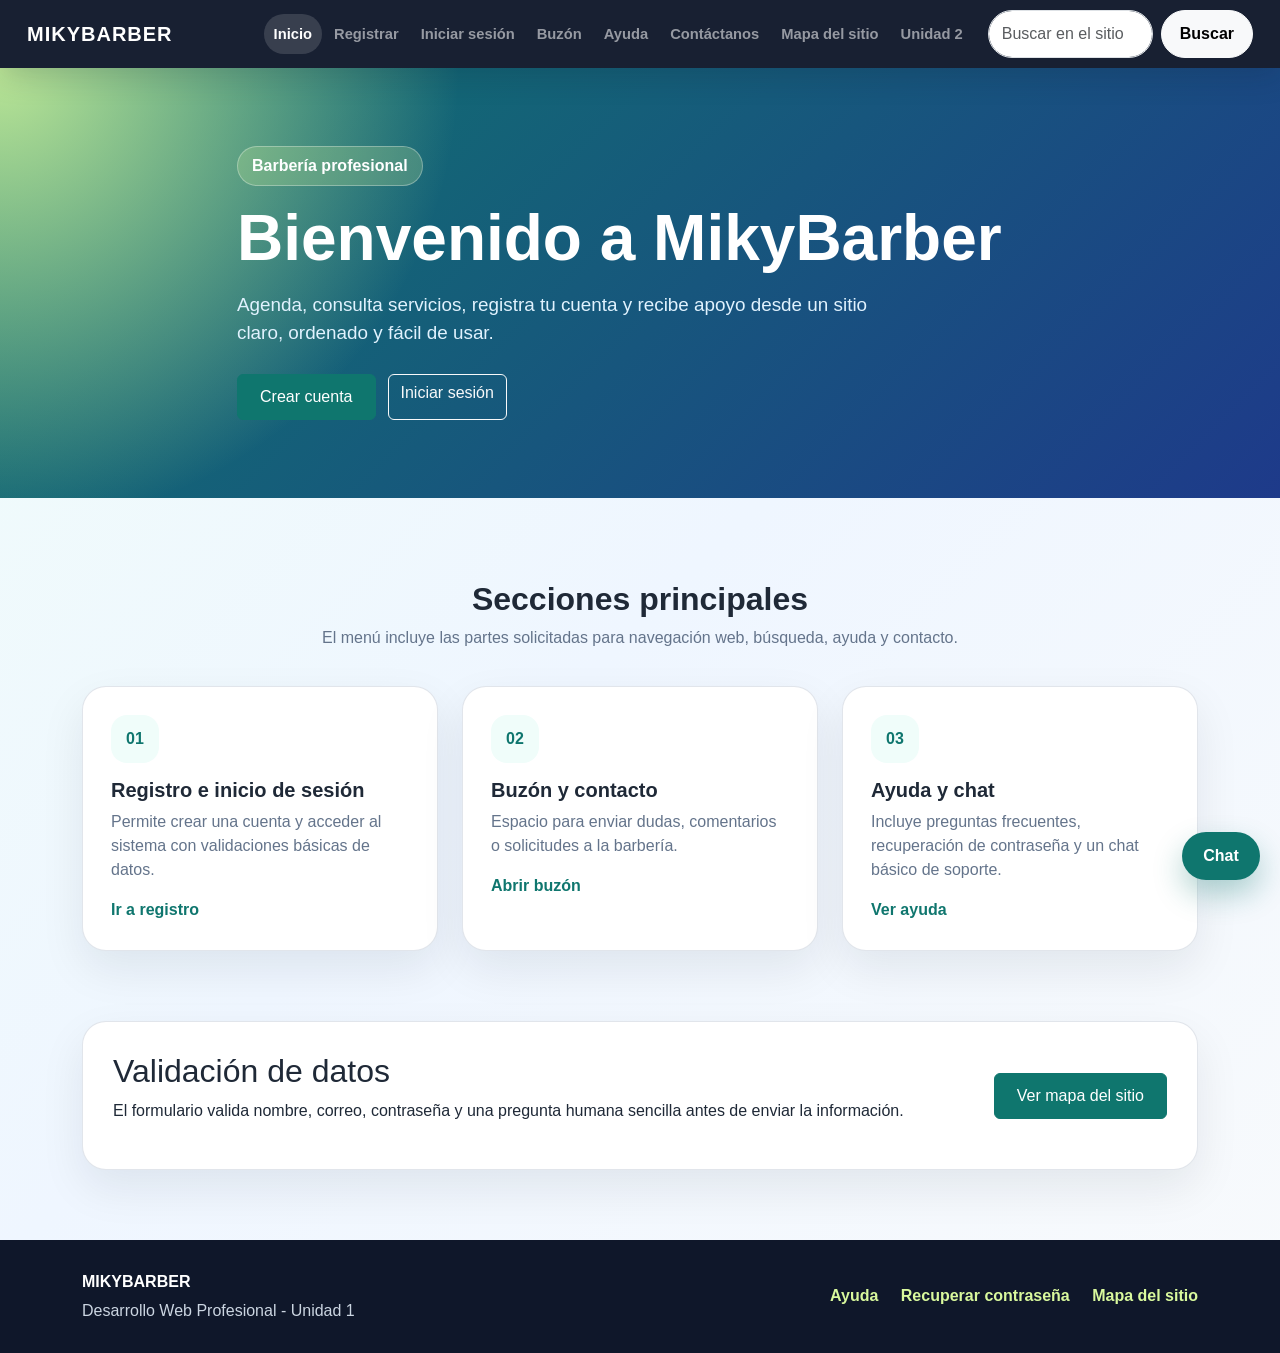
<file: index.html>
<!DOCTYPE html>
<html lang="es">
<head>
    <meta charset="UTF-8">
    <meta name="viewport" content="width=device-width, initial-scale=1">
    <title>Inicio | MIKYBARBER</title>
    <link href="https://cdn.jsdelivr.net/npm/bootstrap@5.3.7/dist/css/bootstrap.min.css" rel="stylesheet">
    <link rel="stylesheet" href="css/estilos.css">
</head>
<body>
    <nav class="navbar navbar-expand-lg navbar-dark main-navbar sticky-top">
        <div class="container">
            <a class="navbar-brand site-id" href="index.html">MIKYBARBER</a>
            <button class="navbar-toggler" type="button" data-bs-toggle="collapse" data-bs-target="#menuPrincipal" aria-controls="menuPrincipal" aria-expanded="false" aria-label="Abrir menú">
                <span class="navbar-toggler-icon"></span>
            </button>
            <div class="collapse navbar-collapse" id="menuPrincipal">
                <ul class="navbar-nav ms-auto mb-2 mb-lg-0">
                    <li class="nav-item"><a class="nav-link active" href="index.html">Inicio</a></li>
<li class="nav-item"><a class="nav-link " href="regisTrO.html">Registrar</a></li>
<li class="nav-item"><a class="nav-link " href="login.html">Iniciar sesión</a></li>
<li class="nav-item"><a class="nav-link " href="buzon.html">Buzón</a></li>
<li class="nav-item"><a class="nav-link " href="ayuda.html">Ayuda</a></li>
<li class="nav-item"><a class="nav-link " href="contacto.html">Contáctanos</a></li>
<li class="nav-item"><a class="nav-link " href="mapa-sitio.html">Mapa del sitio</a></li>
<li class="nav-item"><a class="nav-link" href="unidad2.html">Unidad 2</a></li>
                </ul>
                <form class="d-flex site-search ms-lg-3" role="search" action="busqueda.html" method="GET">
                    <input class="form-control" type="search" name="q" placeholder="Buscar en el sitio" aria-label="Buscar">
                    <button class="btn btn-light" type="submit">Buscar</button>
                </form>
            </div>
        </div>
    </nav>

    <main>
        <section class="hero-section">
            <div class="container hero-content">
                <span class="badge-soft">Barbería profesional</span>
                <h1>Bienvenido a MikyBarber</h1>
                <p>Agenda, consulta servicios, registra tu cuenta y recibe apoyo desde un sitio claro, ordenado y fácil de usar.</p>
                <div class="hero-actions">
                    <a class="btn btn-brand" href="regisTrO.html">Crear cuenta</a>
                    <a class="btn btn-outline-light" href="login.html">Iniciar sesión</a>
                </div>
            </div>
        </section>

        <section class="container section-space">
            <div class="section-title">
                <h2>Secciones principales</h2>
                <p>El menú incluye las partes solicitadas para navegación web, búsqueda, ayuda y contacto.</p>
            </div>
            <div class="row g-4">
                <div class="col-md-4">
                    <article class="info-card">
                        <div class="card-icon">01</div>
                        <h3>Registro e inicio de sesión</h3>
                        <p>Permite crear una cuenta y acceder al sistema con validaciones básicas de datos.</p>
                        <a href="regisTrO.html">Ir a registro</a>
                    </article>
                </div>
                <div class="col-md-4">
                    <article class="info-card">
                        <div class="card-icon">02</div>
                        <h3>Buzón y contacto</h3>
                        <p>Espacio para enviar dudas, comentarios o solicitudes a la barbería.</p>
                        <a href="buzon.html">Abrir buzón</a>
                    </article>
                </div>
                <div class="col-md-4">
                    <article class="info-card">
                        <div class="card-icon">03</div>
                        <h3>Ayuda y chat</h3>
                        <p>Incluye preguntas frecuentes, recuperación de contraseña y un chat básico de soporte.</p>
                        <a href="ayuda.html">Ver ayuda</a>
                    </article>
                </div>
            </div>
        </section>

        <section class="container section-space pt-0">
            <div class="feature-strip">
                <div>
                    <h2>Validación de datos</h2>
                    <p>El formulario valida nombre, correo, contraseña y una pregunta humana sencilla antes de enviar la información.</p>
                </div>
                <a class="btn btn-brand" href="mapa-sitio.html">Ver mapa del sitio</a>
            </div>
        </section>
    </main>

    <section class="floating-chat" aria-label="Acceso rápido al chat">
        <a href="chat.html">Chat</a>
    </section>

    <footer class="site-footer">
        <div class="container footer-grid">
            <div>
                <strong>MIKYBARBER</strong>
                <p>Desarrollo Web Profesional - Unidad 1</p>
            </div>
            <div>
                <a href="ayuda.html">Ayuda</a>
                <a href="recuperar.html">Recuperar contraseña</a>
                <a href="mapa-sitio.html">Mapa del sitio</a>
            </div>
        </div>
    </footer>

    <script src="https://cdn.jsdelivr.net/npm/bootstrap@5.3.7/dist/js/bootstrap.bundle.min.js"></script>
    <script src="js/usuaRios.js"></script>
    <script src="js/validaciOn.js"></script>
    <script src="js/busqueda.js"></script>

</body>
</html>
</file>
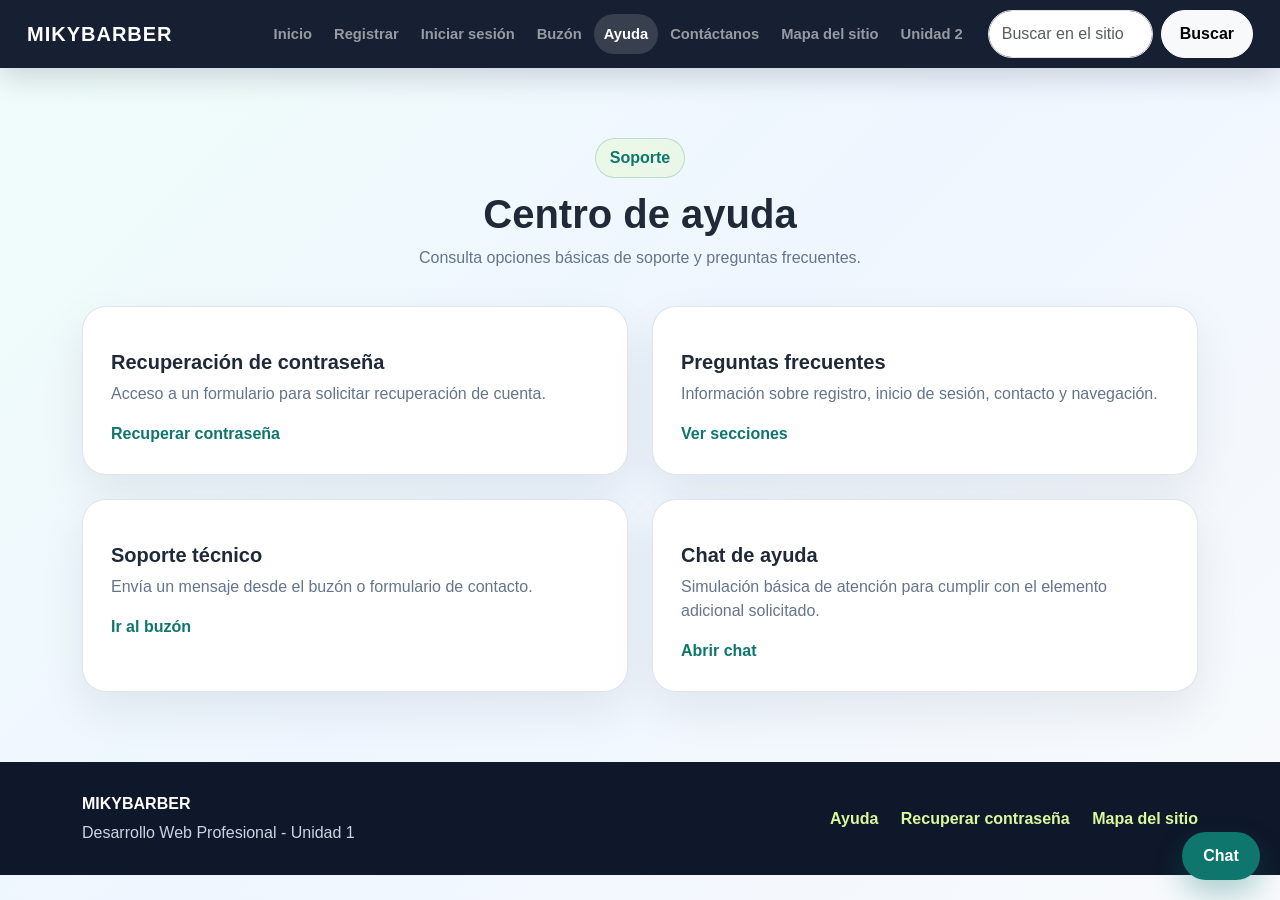
<file: ayuda.html>
<!DOCTYPE html>
<html lang="es">
<head>
    <meta charset="UTF-8">
    <meta name="viewport" content="width=device-width, initial-scale=1">
    <title>Ayuda | MIKYBARBER</title>
    <link href="https://cdn.jsdelivr.net/npm/bootstrap@5.3.7/dist/css/bootstrap.min.css" rel="stylesheet">
    <link rel="stylesheet" href="css/estilos.css">
</head>
<body>
    <nav class="navbar navbar-expand-lg navbar-dark main-navbar sticky-top">
        <div class="container">
            <a class="navbar-brand site-id" href="index.html">MIKYBARBER</a>
            <button class="navbar-toggler" type="button" data-bs-toggle="collapse" data-bs-target="#menuPrincipal" aria-controls="menuPrincipal" aria-expanded="false" aria-label="Abrir menú">
                <span class="navbar-toggler-icon"></span>
            </button>
            <div class="collapse navbar-collapse" id="menuPrincipal">
                <ul class="navbar-nav ms-auto mb-2 mb-lg-0">
                    <li class="nav-item"><a class="nav-link " href="index.html">Inicio</a></li>
<li class="nav-item"><a class="nav-link " href="regisTrO.html">Registrar</a></li>
<li class="nav-item"><a class="nav-link " href="login.html">Iniciar sesión</a></li>
<li class="nav-item"><a class="nav-link " href="buzon.html">Buzón</a></li>
<li class="nav-item"><a class="nav-link active" href="ayuda.html">Ayuda</a></li>
<li class="nav-item"><a class="nav-link " href="contacto.html">Contáctanos</a></li>
<li class="nav-item"><a class="nav-link " href="mapa-sitio.html">Mapa del sitio</a></li>
<li class="nav-item"><a class="nav-link" href="unidad2.html">Unidad 2</a></li>
                </ul>
                <form class="d-flex site-search ms-lg-3" role="search" action="busqueda.html" method="GET">
                    <input class="form-control" type="search" name="q" placeholder="Buscar en el sitio" aria-label="Buscar">
                    <button class="btn btn-light" type="submit">Buscar</button>
                </form>
            </div>
        </div>
    </nav>

    <main>
        <section class="container section-space">
            <div class="section-title">
                <span class="badge-soft">Soporte</span>
                <h1>Centro de ayuda</h1>
                <p>Consulta opciones básicas de soporte y preguntas frecuentes.</p>
            </div>
            <div class="row g-4">
                <div class="col-md-6"><article class="info-card"><h3>Recuperación de contraseña</h3><p>Acceso a un formulario para solicitar recuperación de cuenta.</p><a href="recuperar.html">Recuperar contraseña</a></article></div>
                <div class="col-md-6"><article class="info-card"><h3>Preguntas frecuentes</h3><p>Información sobre registro, inicio de sesión, contacto y navegación.</p><a href="mapa-sitio.html">Ver secciones</a></article></div>
                <div class="col-md-6"><article class="info-card"><h3>Soporte técnico</h3><p>Envía un mensaje desde el buzón o formulario de contacto.</p><a href="buzon.html">Ir al buzón</a></article></div>
                <div class="col-md-6"><article class="info-card"><h3>Chat de ayuda</h3><p>Simulación básica de atención para cumplir con el elemento adicional solicitado.</p><a href="chat.html">Abrir chat</a></article></div>
            </div>
        </section>
    </main>

    <section class="floating-chat" aria-label="Acceso rápido al chat">
        <a href="chat.html">Chat</a>
    </section>

    <footer class="site-footer">
        <div class="container footer-grid">
            <div>
                <strong>MIKYBARBER</strong>
                <p>Desarrollo Web Profesional - Unidad 1</p>
            </div>
            <div>
                <a href="ayuda.html">Ayuda</a>
                <a href="recuperar.html">Recuperar contraseña</a>
                <a href="mapa-sitio.html">Mapa del sitio</a>
            </div>
        </div>
    </footer>

    <script src="https://cdn.jsdelivr.net/npm/bootstrap@5.3.7/dist/js/bootstrap.bundle.min.js"></script>
    <script src="js/usuaRios.js"></script>
    <script src="js/validaciOn.js"></script>
    <script src="js/busqueda.js"></script>

</body>
</html>
</file>
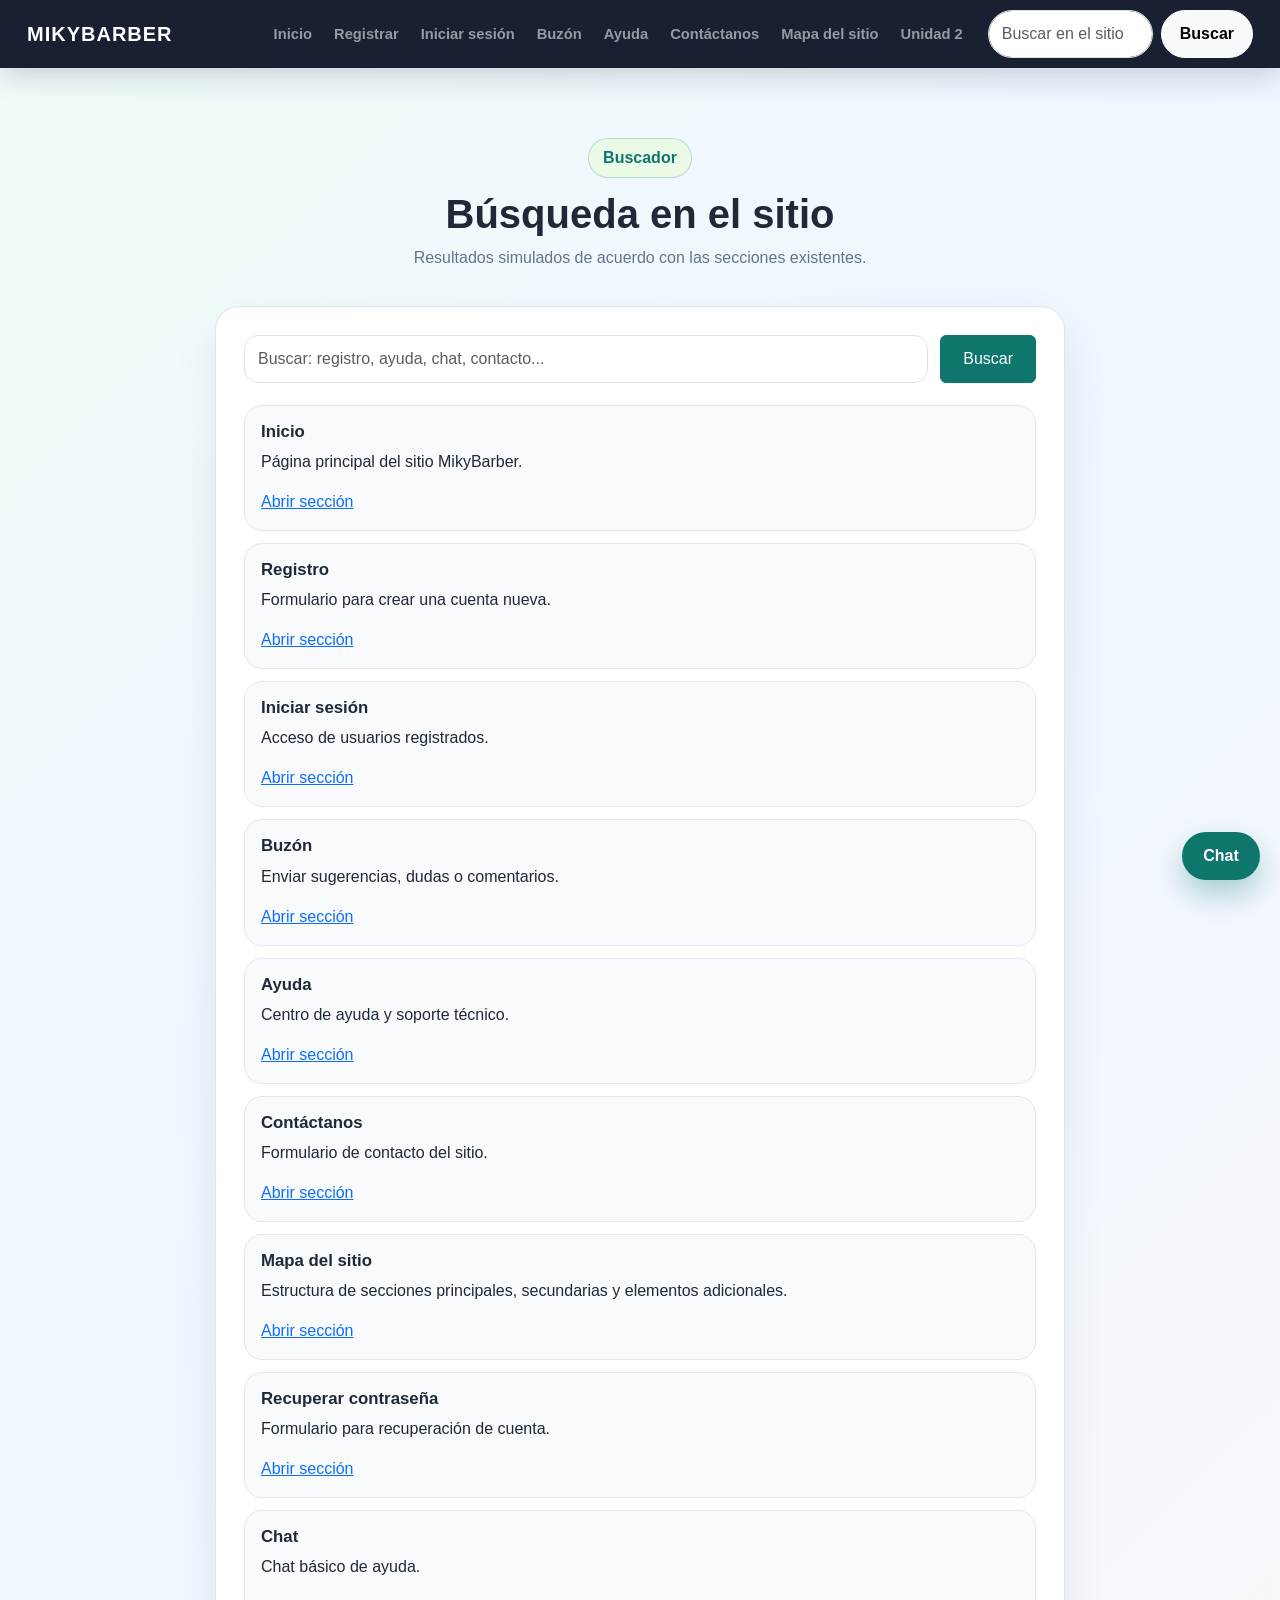
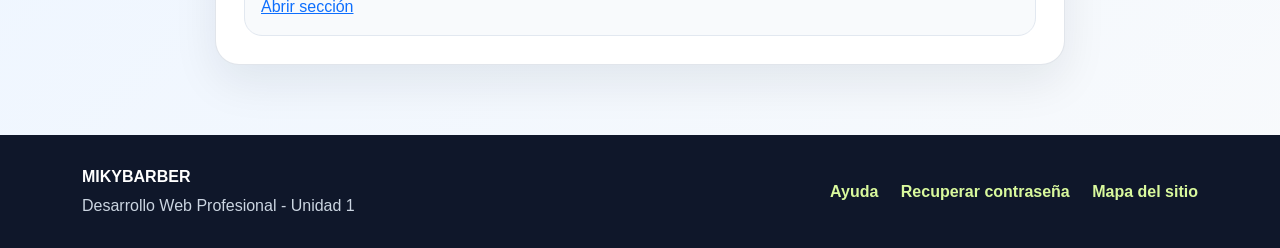
<file: busqueda.html>
<!DOCTYPE html>
<html lang="es">
<head>
    <meta charset="UTF-8">
    <meta name="viewport" content="width=device-width, initial-scale=1">
    <title>Búsqueda | MIKYBARBER</title>
    <link href="https://cdn.jsdelivr.net/npm/bootstrap@5.3.7/dist/css/bootstrap.min.css" rel="stylesheet">
    <link rel="stylesheet" href="css/estilos.css">
</head>
<body>
    <nav class="navbar navbar-expand-lg navbar-dark main-navbar sticky-top">
        <div class="container">
            <a class="navbar-brand site-id" href="index.html">MIKYBARBER</a>
            <button class="navbar-toggler" type="button" data-bs-toggle="collapse" data-bs-target="#menuPrincipal" aria-controls="menuPrincipal" aria-expanded="false" aria-label="Abrir menú">
                <span class="navbar-toggler-icon"></span>
            </button>
            <div class="collapse navbar-collapse" id="menuPrincipal">
                <ul class="navbar-nav ms-auto mb-2 mb-lg-0">
                    <li class="nav-item"><a class="nav-link " href="index.html">Inicio</a></li>
<li class="nav-item"><a class="nav-link " href="regisTrO.html">Registrar</a></li>
<li class="nav-item"><a class="nav-link " href="login.html">Iniciar sesión</a></li>
<li class="nav-item"><a class="nav-link " href="buzon.html">Buzón</a></li>
<li class="nav-item"><a class="nav-link " href="ayuda.html">Ayuda</a></li>
<li class="nav-item"><a class="nav-link " href="contacto.html">Contáctanos</a></li>
<li class="nav-item"><a class="nav-link " href="mapa-sitio.html">Mapa del sitio</a></li>
<li class="nav-item"><a class="nav-link" href="unidad2.html">Unidad 2</a></li>
                </ul>
                <form class="d-flex site-search ms-lg-3" role="search" action="busqueda.html" method="GET">
                    <input class="form-control" type="search" name="q" placeholder="Buscar en el sitio" aria-label="Buscar">
                    <button class="btn btn-light" type="submit">Buscar</button>
                </form>
            </div>
        </div>
    </nav>

    <main>
        <section class="container section-space">
            <div class="section-title">
                <span class="badge-soft">Buscador</span>
                <h1>Búsqueda en el sitio</h1>
                <p>Resultados simulados de acuerdo con las secciones existentes.</p>
            </div>
            <div class="search-panel">
                <form class="site-search-page" role="search">
                    <input id="inputBusqueda" class="form-control" type="search" placeholder="Buscar: registro, ayuda, chat, contacto...">
                    <button class="btn btn-brand" type="submit">Buscar</button>
                </form>
                <div id="resultadosBusqueda" class="results-list"></div>
            </div>
        </section>
    </main>

    <section class="floating-chat" aria-label="Acceso rápido al chat">
        <a href="chat.html">Chat</a>
    </section>

    <footer class="site-footer">
        <div class="container footer-grid">
            <div>
                <strong>MIKYBARBER</strong>
                <p>Desarrollo Web Profesional - Unidad 1</p>
            </div>
            <div>
                <a href="ayuda.html">Ayuda</a>
                <a href="recuperar.html">Recuperar contraseña</a>
                <a href="mapa-sitio.html">Mapa del sitio</a>
            </div>
        </div>
    </footer>

    <script src="https://cdn.jsdelivr.net/npm/bootstrap@5.3.7/dist/js/bootstrap.bundle.min.js"></script>
    <script src="js/usuaRios.js"></script>
    <script src="js/validaciOn.js"></script>
    <script src="js/busqueda.js"></script>

</body>
</html>
</file>
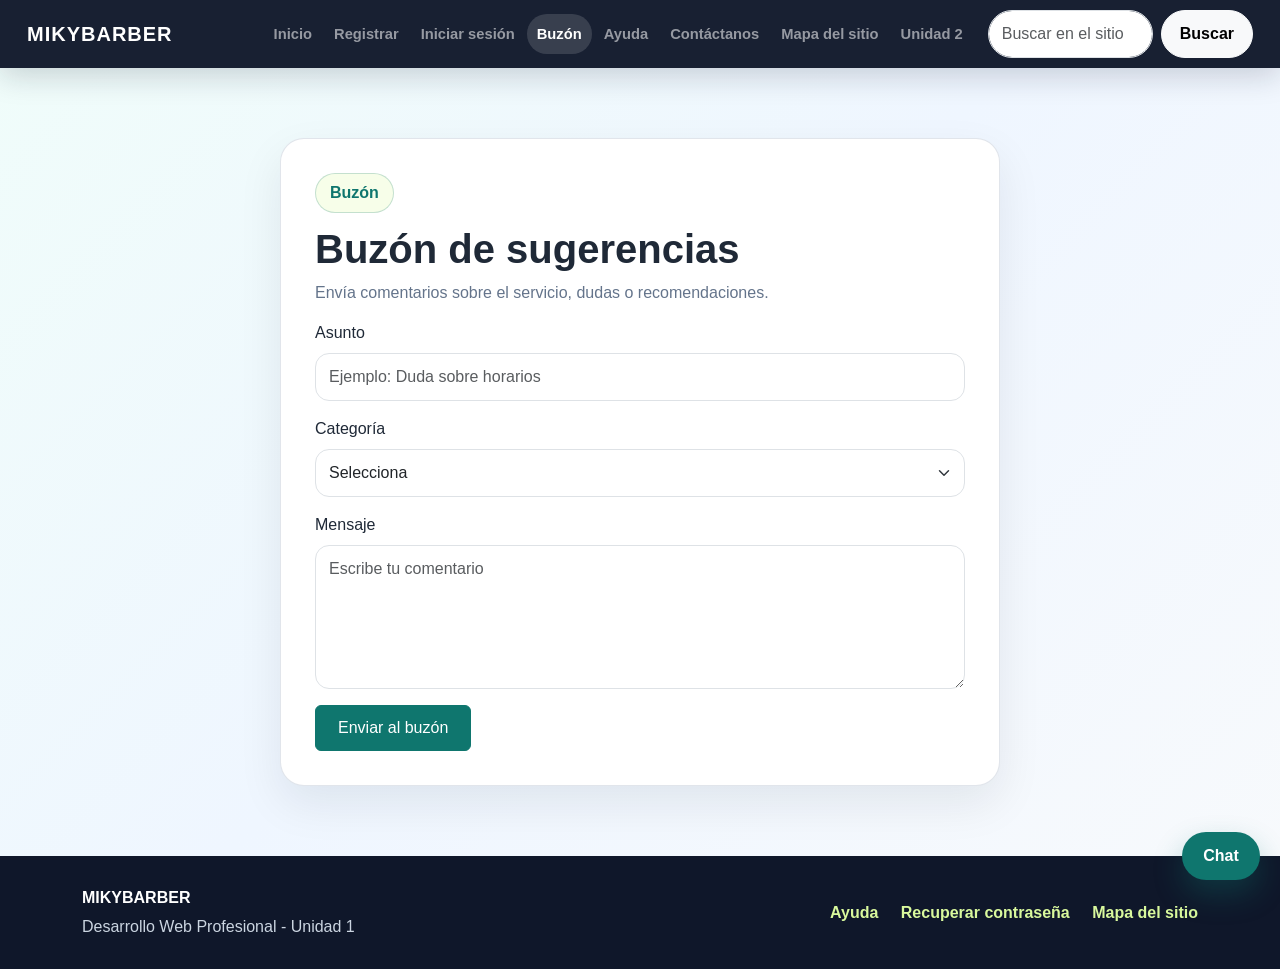
<file: buzon.html>
<!DOCTYPE html>
<html lang="es">
<head>
    <meta charset="UTF-8">
    <meta name="viewport" content="width=device-width, initial-scale=1">
    <title>Buzón | MIKYBARBER</title>
    <link href="https://cdn.jsdelivr.net/npm/bootstrap@5.3.7/dist/css/bootstrap.min.css" rel="stylesheet">
    <link rel="stylesheet" href="css/estilos.css">
</head>
<body>
    <nav class="navbar navbar-expand-lg navbar-dark main-navbar sticky-top">
        <div class="container">
            <a class="navbar-brand site-id" href="index.html">MIKYBARBER</a>
            <button class="navbar-toggler" type="button" data-bs-toggle="collapse" data-bs-target="#menuPrincipal" aria-controls="menuPrincipal" aria-expanded="false" aria-label="Abrir menú">
                <span class="navbar-toggler-icon"></span>
            </button>
            <div class="collapse navbar-collapse" id="menuPrincipal">
                <ul class="navbar-nav ms-auto mb-2 mb-lg-0">
                    <li class="nav-item"><a class="nav-link " href="index.html">Inicio</a></li>
<li class="nav-item"><a class="nav-link " href="regisTrO.html">Registrar</a></li>
<li class="nav-item"><a class="nav-link " href="login.html">Iniciar sesión</a></li>
<li class="nav-item"><a class="nav-link active" href="buzon.html">Buzón</a></li>
<li class="nav-item"><a class="nav-link " href="ayuda.html">Ayuda</a></li>
<li class="nav-item"><a class="nav-link " href="contacto.html">Contáctanos</a></li>
<li class="nav-item"><a class="nav-link " href="mapa-sitio.html">Mapa del sitio</a></li>
<li class="nav-item"><a class="nav-link" href="unidad2.html">Unidad 2</a></li>
                </ul>
                <form class="d-flex site-search ms-lg-3" role="search" action="busqueda.html" method="GET">
                    <input class="form-control" type="search" name="q" placeholder="Buscar en el sitio" aria-label="Buscar">
                    <button class="btn btn-light" type="submit">Buscar</button>
                </form>
            </div>
        </div>
    </nav>

    <main>
        <section class="container form-section">
            <div class="form-card">
                <div class="form-intro">
                    <span class="badge-soft">Buzón</span>
                    <h1>Buzón de sugerencias</h1>
                    <p>Envía comentarios sobre el servicio, dudas o recomendaciones.</p>
                </div>
                <form id="formBuzon" novalidate>
                    <div class="mb-3"><label for="asunto" class="form-label">Asunto</label><input id="asunto" class="form-control" required minlength="4" placeholder="Ejemplo: Duda sobre horarios"></div>
                    <div class="mb-3"><label for="categoria" class="form-label">Categoría</label><select id="categoria" class="form-select" required><option value="">Selecciona</option><option>Servicio</option><option>Cita</option><option>Soporte</option><option>Sugerencia</option></select></div>
                    <div class="mb-3"><label for="mensajeBuzon" class="form-label">Mensaje</label><textarea id="mensajeBuzon" class="form-control" rows="5" required minlength="10" placeholder="Escribe tu comentario"></textarea></div>
                    <button class="btn btn-brand" type="submit">Enviar al buzón</button>
                </form>
            </div>
        </section>
    </main>

    <section class="floating-chat" aria-label="Acceso rápido al chat">
        <a href="chat.html">Chat</a>
    </section>

    <footer class="site-footer">
        <div class="container footer-grid">
            <div>
                <strong>MIKYBARBER</strong>
                <p>Desarrollo Web Profesional - Unidad 1</p>
            </div>
            <div>
                <a href="ayuda.html">Ayuda</a>
                <a href="recuperar.html">Recuperar contraseña</a>
                <a href="mapa-sitio.html">Mapa del sitio</a>
            </div>
        </div>
    </footer>

    <script src="https://cdn.jsdelivr.net/npm/bootstrap@5.3.7/dist/js/bootstrap.bundle.min.js"></script>
    <script src="js/usuaRios.js"></script>
    <script src="js/validaciOn.js"></script>
    <script src="js/busqueda.js"></script>

</body>
</html>
</file>
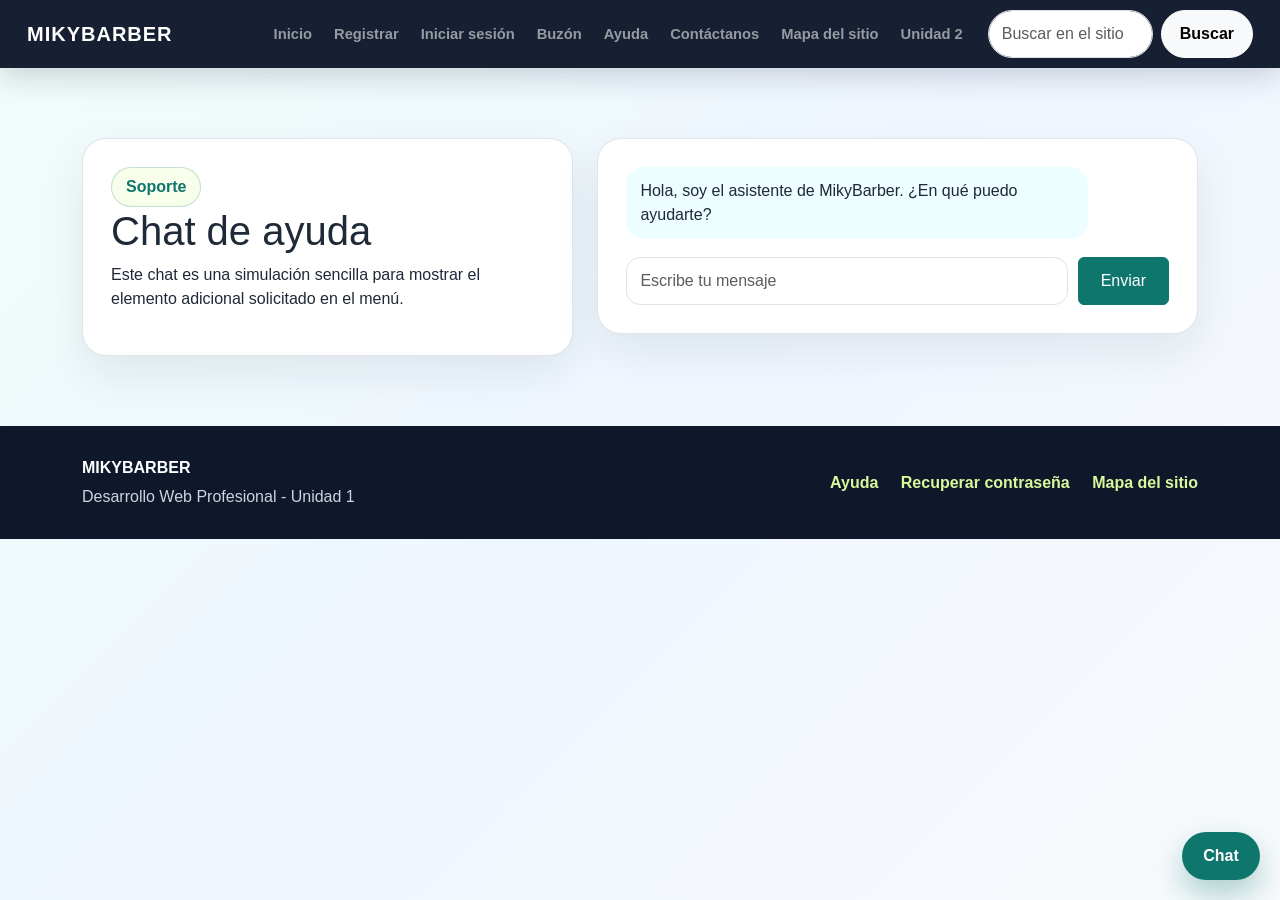
<file: chat.html>
<!DOCTYPE html>
<html lang="es">
<head>
    <meta charset="UTF-8">
    <meta name="viewport" content="width=device-width, initial-scale=1">
    <title>Chat | MIKYBARBER</title>
    <link href="https://cdn.jsdelivr.net/npm/bootstrap@5.3.7/dist/css/bootstrap.min.css" rel="stylesheet">
    <link rel="stylesheet" href="css/estilos.css">
</head>
<body>
    <nav class="navbar navbar-expand-lg navbar-dark main-navbar sticky-top">
        <div class="container">
            <a class="navbar-brand site-id" href="index.html">MIKYBARBER</a>
            <button class="navbar-toggler" type="button" data-bs-toggle="collapse" data-bs-target="#menuPrincipal" aria-controls="menuPrincipal" aria-expanded="false" aria-label="Abrir menú">
                <span class="navbar-toggler-icon"></span>
            </button>
            <div class="collapse navbar-collapse" id="menuPrincipal">
                <ul class="navbar-nav ms-auto mb-2 mb-lg-0">
                    <li class="nav-item"><a class="nav-link " href="index.html">Inicio</a></li>
<li class="nav-item"><a class="nav-link " href="regisTrO.html">Registrar</a></li>
<li class="nav-item"><a class="nav-link " href="login.html">Iniciar sesión</a></li>
<li class="nav-item"><a class="nav-link " href="buzon.html">Buzón</a></li>
<li class="nav-item"><a class="nav-link " href="ayuda.html">Ayuda</a></li>
<li class="nav-item"><a class="nav-link " href="contacto.html">Contáctanos</a></li>
<li class="nav-item"><a class="nav-link " href="mapa-sitio.html">Mapa del sitio</a></li>
<li class="nav-item"><a class="nav-link" href="unidad2.html">Unidad 2</a></li>
                </ul>
                <form class="d-flex site-search ms-lg-3" role="search" action="busqueda.html" method="GET">
                    <input class="form-control" type="search" name="q" placeholder="Buscar en el sitio" aria-label="Buscar">
                    <button class="btn btn-light" type="submit">Buscar</button>
                </form>
            </div>
        </div>
    </nav>

    <main>
        <section class="container section-space">
            <div class="chat-layout">
                <div class="chat-info">
                    <span class="badge-soft">Soporte</span>
                    <h1>Chat de ayuda</h1>
                    <p>Este chat es una simulación sencilla para mostrar el elemento adicional solicitado en el menú.</p>
                </div>
                <div class="chat-box">
                    <div class="chat-message bot">Hola, soy el asistente de MikyBarber. ¿En qué puedo ayudarte?</div>
                    <div id="chatMensajes"></div>
                    <form id="formChat" class="chat-form">
                        <input id="chatInput" class="form-control" placeholder="Escribe tu mensaje" required>
                        <button class="btn btn-brand" type="submit">Enviar</button>
                    </form>
                </div>
            </div>
        </section>
    </main>

    <section class="floating-chat" aria-label="Acceso rápido al chat">
        <a href="chat.html">Chat</a>
    </section>

    <footer class="site-footer">
        <div class="container footer-grid">
            <div>
                <strong>MIKYBARBER</strong>
                <p>Desarrollo Web Profesional - Unidad 1</p>
            </div>
            <div>
                <a href="ayuda.html">Ayuda</a>
                <a href="recuperar.html">Recuperar contraseña</a>
                <a href="mapa-sitio.html">Mapa del sitio</a>
            </div>
        </div>
    </footer>

    <script src="https://cdn.jsdelivr.net/npm/bootstrap@5.3.7/dist/js/bootstrap.bundle.min.js"></script>
    <script src="js/usuaRios.js"></script>
    <script src="js/validaciOn.js"></script>
    <script src="js/busqueda.js"></script>

</body>
</html>
</file>
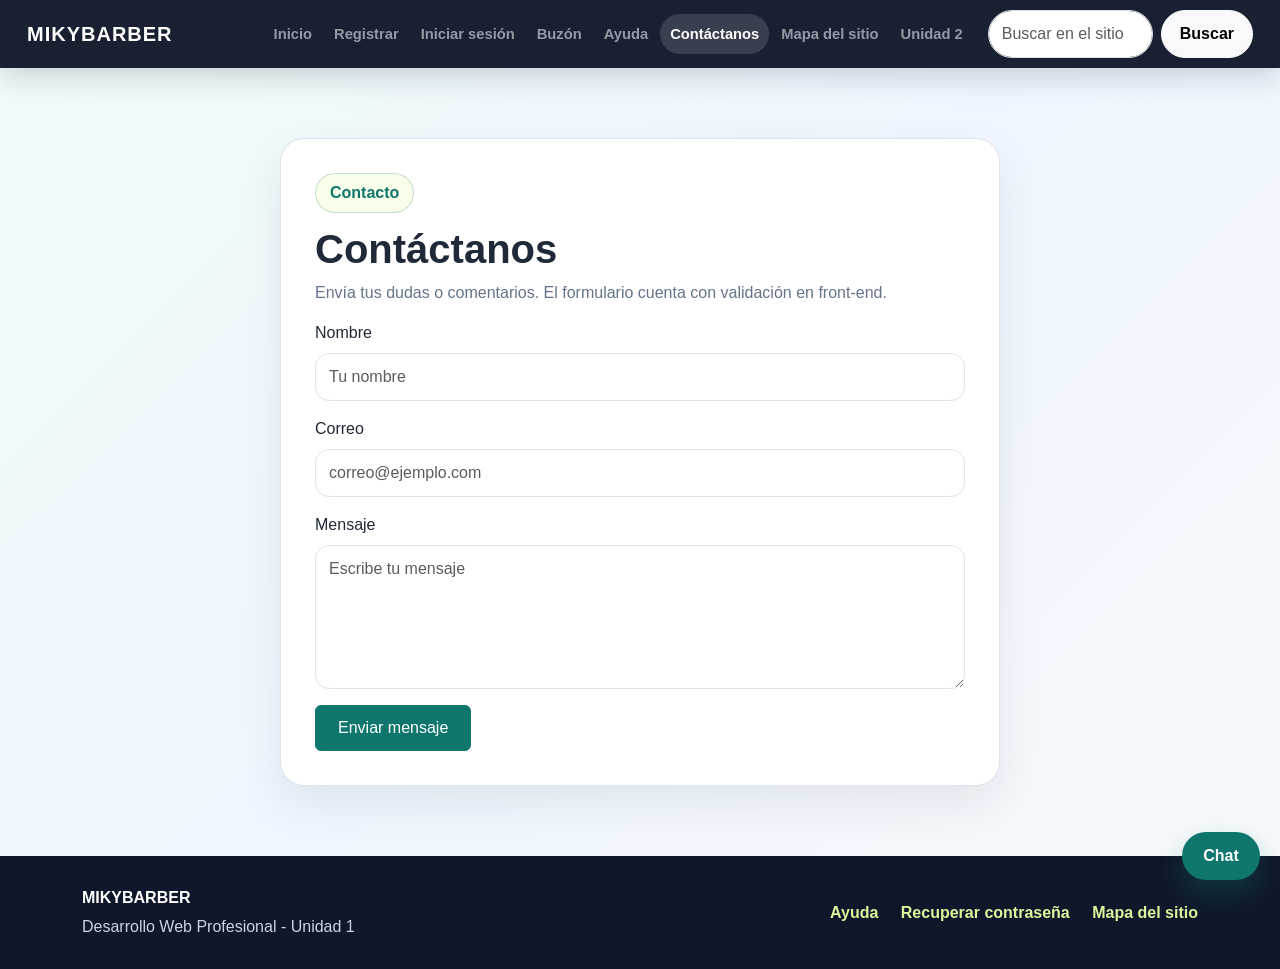
<file: contacto.html>
<!DOCTYPE html>
<html lang="es">
<head>
    <meta charset="UTF-8">
    <meta name="viewport" content="width=device-width, initial-scale=1">
    <title>Contacto | MIKYBARBER</title>
    <link href="https://cdn.jsdelivr.net/npm/bootstrap@5.3.7/dist/css/bootstrap.min.css" rel="stylesheet">
    <link rel="stylesheet" href="css/estilos.css">
</head>
<body>
    <nav class="navbar navbar-expand-lg navbar-dark main-navbar sticky-top">
        <div class="container">
            <a class="navbar-brand site-id" href="index.html">MIKYBARBER</a>
            <button class="navbar-toggler" type="button" data-bs-toggle="collapse" data-bs-target="#menuPrincipal" aria-controls="menuPrincipal" aria-expanded="false" aria-label="Abrir menú">
                <span class="navbar-toggler-icon"></span>
            </button>
            <div class="collapse navbar-collapse" id="menuPrincipal">
                <ul class="navbar-nav ms-auto mb-2 mb-lg-0">
                    <li class="nav-item"><a class="nav-link " href="index.html">Inicio</a></li>
<li class="nav-item"><a class="nav-link " href="regisTrO.html">Registrar</a></li>
<li class="nav-item"><a class="nav-link " href="login.html">Iniciar sesión</a></li>
<li class="nav-item"><a class="nav-link " href="buzon.html">Buzón</a></li>
<li class="nav-item"><a class="nav-link " href="ayuda.html">Ayuda</a></li>
<li class="nav-item"><a class="nav-link active" href="contacto.html">Contáctanos</a></li>
<li class="nav-item"><a class="nav-link " href="mapa-sitio.html">Mapa del sitio</a></li>
<li class="nav-item"><a class="nav-link" href="unidad2.html">Unidad 2</a></li>
                </ul>
                <form class="d-flex site-search ms-lg-3" role="search" action="busqueda.html" method="GET">
                    <input class="form-control" type="search" name="q" placeholder="Buscar en el sitio" aria-label="Buscar">
                    <button class="btn btn-light" type="submit">Buscar</button>
                </form>
            </div>
        </div>
    </nav>

    <main>
        <section class="container form-section">
            <div class="form-card">
                <div class="form-intro">
                    <span class="badge-soft">Contacto</span>
                    <h1>Contáctanos</h1>
                    <p>Envía tus dudas o comentarios. El formulario cuenta con validación en front-end.</p>
                </div>
                <form id="formContacto" novalidate>
                    <div class="mb-3"><label for="contactoNombre" class="form-label">Nombre</label><input id="contactoNombre" class="form-control" required minlength="3" placeholder="Tu nombre"></div>
                    <div class="mb-3"><label for="contactoCorreo" class="form-label">Correo</label><input id="contactoCorreo" type="email" class="form-control" required placeholder="correo@ejemplo.com"></div>
                    <div class="mb-3"><label for="contactoMensaje" class="form-label">Mensaje</label><textarea id="contactoMensaje" class="form-control" rows="5" required minlength="10" placeholder="Escribe tu mensaje"></textarea></div>
                    <button class="btn btn-brand" type="submit">Enviar mensaje</button>
                </form>
            </div>
        </section>
    </main>

    <section class="floating-chat" aria-label="Acceso rápido al chat">
        <a href="chat.html">Chat</a>
    </section>

    <footer class="site-footer">
        <div class="container footer-grid">
            <div>
                <strong>MIKYBARBER</strong>
                <p>Desarrollo Web Profesional - Unidad 1</p>
            </div>
            <div>
                <a href="ayuda.html">Ayuda</a>
                <a href="recuperar.html">Recuperar contraseña</a>
                <a href="mapa-sitio.html">Mapa del sitio</a>
            </div>
        </div>
    </footer>

    <script src="https://cdn.jsdelivr.net/npm/bootstrap@5.3.7/dist/js/bootstrap.bundle.min.js"></script>
    <script src="js/usuaRios.js"></script>
    <script src="js/validaciOn.js"></script>
    <script src="js/busqueda.js"></script>

</body>
</html>
</file>
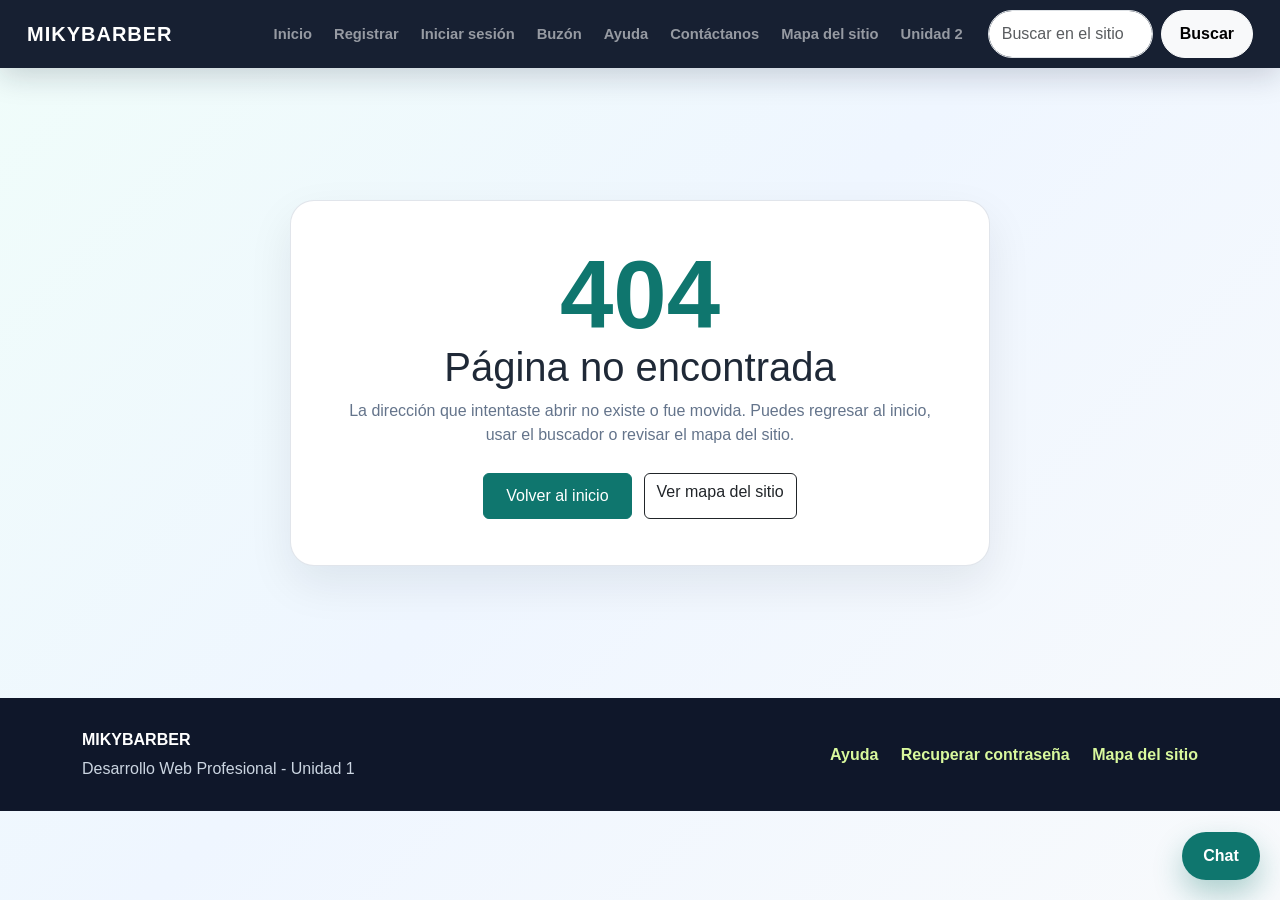
<file: error404.html>
<!DOCTYPE html>
<html lang="es">
<head>
    <meta charset="UTF-8">
    <meta name="viewport" content="width=device-width, initial-scale=1">
    <title>Error 404 | MIKYBARBER</title>
    <link href="https://cdn.jsdelivr.net/npm/bootstrap@5.3.7/dist/css/bootstrap.min.css" rel="stylesheet">
    <link rel="stylesheet" href="css/estilos.css">
</head>
<body>
    <nav class="navbar navbar-expand-lg navbar-dark main-navbar sticky-top">
        <div class="container">
            <a class="navbar-brand site-id" href="index.html">MIKYBARBER</a>
            <button class="navbar-toggler" type="button" data-bs-toggle="collapse" data-bs-target="#menuPrincipal" aria-controls="menuPrincipal" aria-expanded="false" aria-label="Abrir menú">
                <span class="navbar-toggler-icon"></span>
            </button>
            <div class="collapse navbar-collapse" id="menuPrincipal">
                <ul class="navbar-nav ms-auto mb-2 mb-lg-0">
                    <li class="nav-item"><a class="nav-link " href="index.html">Inicio</a></li>
<li class="nav-item"><a class="nav-link " href="regisTrO.html">Registrar</a></li>
<li class="nav-item"><a class="nav-link " href="login.html">Iniciar sesión</a></li>
<li class="nav-item"><a class="nav-link " href="buzon.html">Buzón</a></li>
<li class="nav-item"><a class="nav-link " href="ayuda.html">Ayuda</a></li>
<li class="nav-item"><a class="nav-link " href="contacto.html">Contáctanos</a></li>
<li class="nav-item"><a class="nav-link " href="mapa-sitio.html">Mapa del sitio</a></li>
<li class="nav-item"><a class="nav-link" href="unidad2.html">Unidad 2</a></li>

                </ul>
                <form class="d-flex site-search ms-lg-3" role="search" action="busqueda.html" method="GET">
                    <input class="form-control" type="search" name="q" placeholder="Buscar en el sitio" aria-label="Buscar">
                    <button class="btn btn-light" type="submit">Buscar</button>
                </form>
            </div>
        </div>
    </nav>

    <main>
        <section class="container error-section">
            <div class="error-card">
                <span class="error-code">404</span>
                <h1>Página no encontrada</h1>
                <p>La dirección que intentaste abrir no existe o fue movida. Puedes regresar al inicio, usar el buscador o revisar el mapa del sitio.</p>
                <div class="hero-actions justify-content-center">
                    <a class="btn btn-brand" href="index.html">Volver al inicio</a>
                    <a class="btn btn-outline-dark" href="mapa-sitio.html">Ver mapa del sitio</a>
                </div>
            </div>
        </section>
    </main>

    <section class="floating-chat" aria-label="Acceso rápido al chat">
        <a href="chat.html">Chat</a>
    </section>

    <footer class="site-footer">
        <div class="container footer-grid">
            <div>
                <strong>MIKYBARBER</strong>
                <p>Desarrollo Web Profesional - Unidad 1</p>
            </div>
            <div>
                <a href="ayuda.html">Ayuda</a>
                <a href="recuperar.html">Recuperar contraseña</a>
                <a href="mapa-sitio.html">Mapa del sitio</a>
            </div>
        </div>
    </footer>

    <script src="https://cdn.jsdelivr.net/npm/bootstrap@5.3.7/dist/js/bootstrap.bundle.min.js"></script>
    <script src="js/usuaRios.js"></script>
    <script src="js/validaciOn.js"></script>
    <script src="js/busqueda.js"></script>

</body>
</html>
</file>
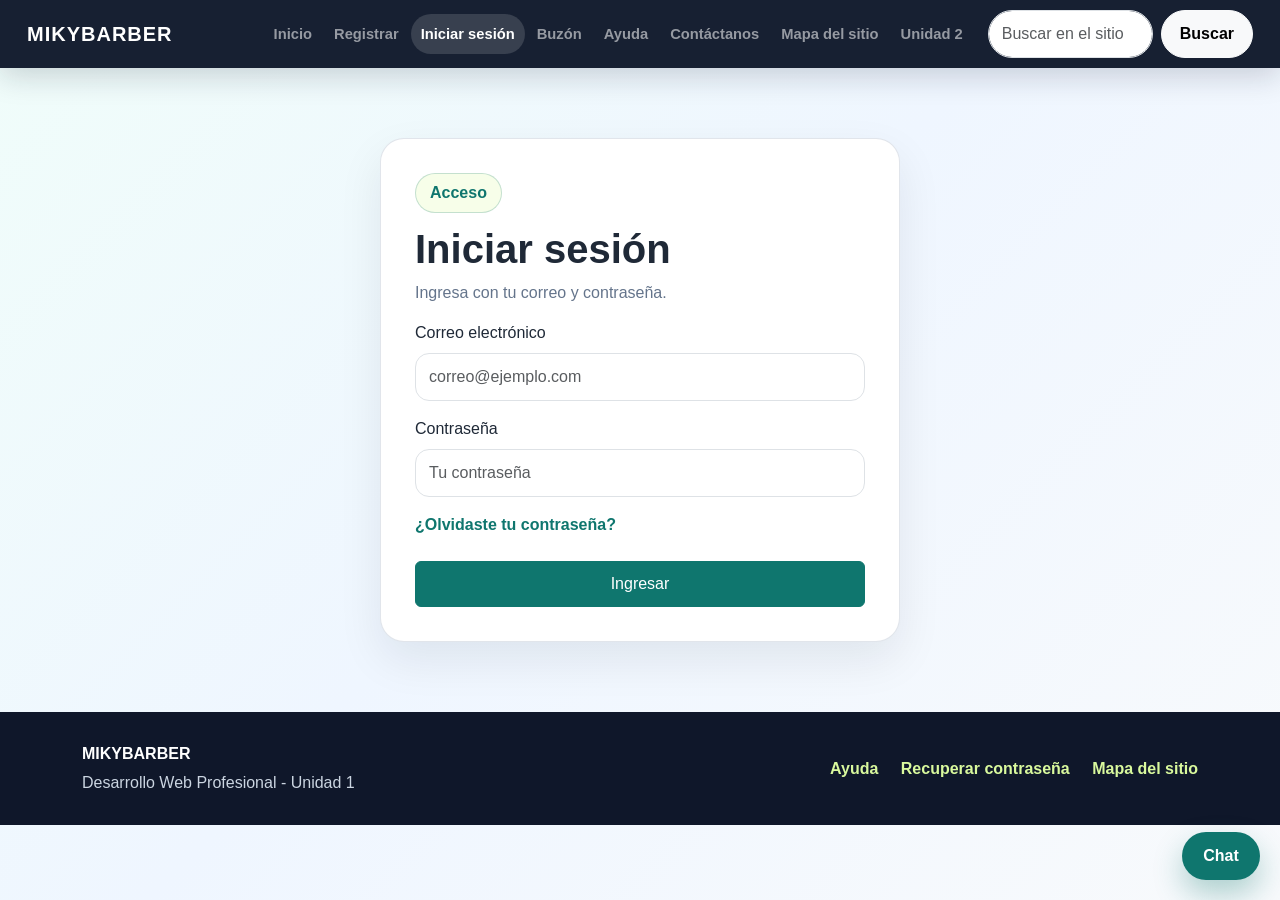
<file: login.html>
<!DOCTYPE html>
<html lang="es">
<head>
    <meta charset="UTF-8">
    <meta name="viewport" content="width=device-width, initial-scale=1">
    <title>Iniciar sesión | MIKYBARBER</title>
    <link href="https://cdn.jsdelivr.net/npm/bootstrap@5.3.7/dist/css/bootstrap.min.css" rel="stylesheet">
    <link rel="stylesheet" href="css/estilos.css">
</head>
<body>
    <nav class="navbar navbar-expand-lg navbar-dark main-navbar sticky-top">
        <div class="container">
            <a class="navbar-brand site-id" href="index.html">MIKYBARBER</a>
            <button class="navbar-toggler" type="button" data-bs-toggle="collapse" data-bs-target="#menuPrincipal" aria-controls="menuPrincipal" aria-expanded="false" aria-label="Abrir menú">
                <span class="navbar-toggler-icon"></span>
            </button>
            <div class="collapse navbar-collapse" id="menuPrincipal">
                <ul class="navbar-nav ms-auto mb-2 mb-lg-0">
                    <li class="nav-item"><a class="nav-link " href="index.html">Inicio</a></li>
<li class="nav-item"><a class="nav-link " href="regisTrO.html">Registrar</a></li>
<li class="nav-item"><a class="nav-link active" href="login.html">Iniciar sesión</a></li>
<li class="nav-item"><a class="nav-link " href="buzon.html">Buzón</a></li>
<li class="nav-item"><a class="nav-link " href="ayuda.html">Ayuda</a></li>
<li class="nav-item"><a class="nav-link " href="contacto.html">Contáctanos</a></li>
<li class="nav-item"><a class="nav-link " href="mapa-sitio.html">Mapa del sitio</a></li>
<li class="nav-item"><a class="nav-link" href="unidad2.html">Unidad 2</a></li>
                </ul>
                <form class="d-flex site-search ms-lg-3" role="search" action="busqueda.html" method="GET">
                    <input class="form-control" type="search" name="q" placeholder="Buscar en el sitio" aria-label="Buscar">
                    <button class="btn btn-light" type="submit">Buscar</button>
                </form>
            </div>
        </div>
    </nav>

    <main>
        <section class="container form-section">
            <div class="form-card small-card">
                <div class="form-intro">
                    <span class="badge-soft">Acceso</span>
                    <h1>Iniciar sesión</h1>
                    <p>Ingresa con tu correo y contraseña.</p>
                </div>
                <form
                    id="formLogin"
                    action="procesarLogin.php"
                    method="POST">
                    <div class="mb-3">
                        <label for="loginCorreo" class="form-label">Correo electrónico</label>
                        <input
                            type="email"
                            id="loginCorreo"
                            name="correo"
                            class="form-control"
                            required
                            placeholder="correo@ejemplo.com">
                    </div>
                    <div class="mb-3">
                        <label for="loginPassword" class="form-label">Contraseña</label>
                        <input
                            type="password"
                            id="loginPassword"
                            name="contrasena"
                            class="form-control"
                            required
                            minlength="8"
                            placeholder="Tu contraseña">
                    </div>
                    <div class="d-flex justify-content-between align-items-center mb-4">
                        <a href="recuperar.html">¿Olvidaste tu contraseña?</a>
                    </div>
                    <button class="btn btn-brand w-100" type="submit">Ingresar</button>
                </form>
            </div>
        </section>
    </main>

    <section class="floating-chat" aria-label="Acceso rápido al chat">
        <a href="chat.html">Chat</a>
    </section>

    <footer class="site-footer">
        <div class="container footer-grid">
            <div>
                <strong>MIKYBARBER</strong>
                <p>Desarrollo Web Profesional - Unidad 1</p>
            </div>
            <div>
                <a href="ayuda.html">Ayuda</a>
                <a href="recuperar.html">Recuperar contraseña</a>
                <a href="mapa-sitio.html">Mapa del sitio</a>
            </div>
        </div>
    </footer>

    <script src="https://cdn.jsdelivr.net/npm/bootstrap@5.3.7/dist/js/bootstrap.bundle.min.js"></script>
    <script src="js/usuaRios.js"></script>
    <script src="js/validaciOn.js"></script>
    <script src="js/busqueda.js"></script>

</body>
</html>
</file>
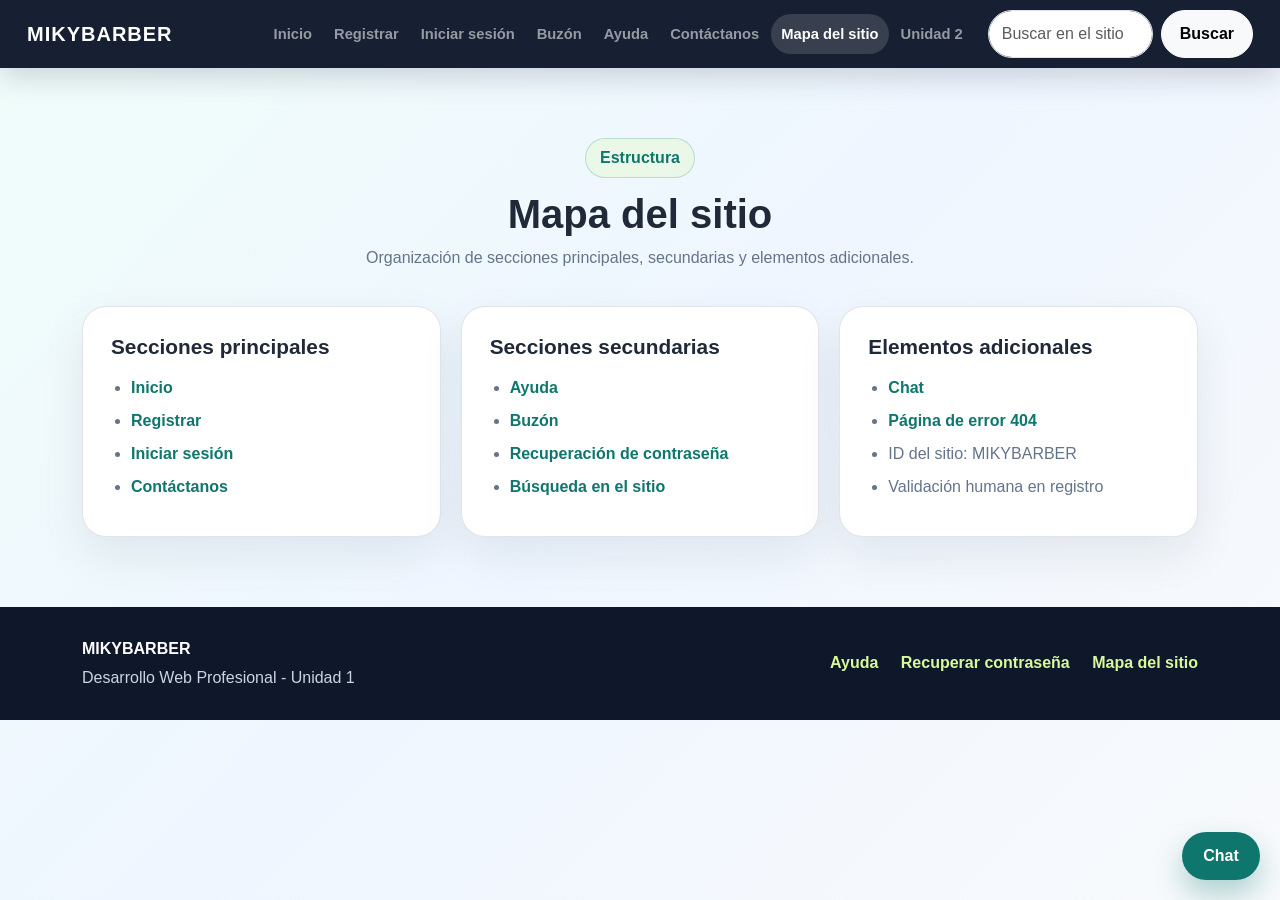
<file: mapa-sitio.html>
<!DOCTYPE html>
<html lang="es">
<head>
    <meta charset="UTF-8">
    <meta name="viewport" content="width=device-width, initial-scale=1">
    <title>Mapa del sitio | MIKYBARBER</title>
    <link href="https://cdn.jsdelivr.net/npm/bootstrap@5.3.7/dist/css/bootstrap.min.css" rel="stylesheet">
    <link rel="stylesheet" href="css/estilos.css">
</head>
<body>
    <nav class="navbar navbar-expand-lg navbar-dark main-navbar sticky-top">
        <div class="container">
            <a class="navbar-brand site-id" href="index.html">MIKYBARBER</a>
            <button class="navbar-toggler" type="button" data-bs-toggle="collapse" data-bs-target="#menuPrincipal" aria-controls="menuPrincipal" aria-expanded="false" aria-label="Abrir menú">
                <span class="navbar-toggler-icon"></span>
            </button>
            <div class="collapse navbar-collapse" id="menuPrincipal">
                <ul class="navbar-nav ms-auto mb-2 mb-lg-0">
                    <li class="nav-item"><a class="nav-link " href="index.html">Inicio</a></li>
<li class="nav-item"><a class="nav-link " href="regisTrO.html">Registrar</a></li>
<li class="nav-item"><a class="nav-link " href="login.html">Iniciar sesión</a></li>
<li class="nav-item"><a class="nav-link " href="buzon.html">Buzón</a></li>
<li class="nav-item"><a class="nav-link " href="ayuda.html">Ayuda</a></li>
<li class="nav-item"><a class="nav-link " href="contacto.html">Contáctanos</a></li>
<li class="nav-item"><a class="nav-link active" href="mapa-sitio.html">Mapa del sitio</a></li>
<li class="nav-item"><a class="nav-link" href="unidad2.html">Unidad 2</a></li>
                </ul>
                <form class="d-flex site-search ms-lg-3" role="search" action="busqueda.html" method="GET">
                    <input class="form-control" type="search" name="q" placeholder="Buscar en el sitio" aria-label="Buscar">
                    <button class="btn btn-light" type="submit">Buscar</button>
                </form>
            </div>
        </div>
    </nav>

    <main>
        <section class="container section-space">
            <div class="section-title">
                <span class="badge-soft">Estructura</span>
                <h1>Mapa del sitio</h1>
                <p>Organización de secciones principales, secundarias y elementos adicionales.</p>
            </div>
            <div class="site-map-grid">
                <article class="map-card"><h2>Secciones principales</h2><ul><li><a href="index.html">Inicio</a></li><li><a href="regisTrO.html">Registrar</a></li><li><a href="login.html">Iniciar sesión</a></li><li><a href="contacto.html">Contáctanos</a></li></ul></article>
                <article class="map-card"><h2>Secciones secundarias</h2><ul><li><a href="ayuda.html">Ayuda</a></li><li><a href="buzon.html">Buzón</a></li><li><a href="recuperar.html">Recuperación de contraseña</a></li><li><a href="busqueda.html">Búsqueda en el sitio</a></li></ul></article>
                <article class="map-card"><h2>Elementos adicionales</h2><ul><li><a href="chat.html">Chat</a></li><li><a href="error404.html">Página de error 404</a></li><li>ID del sitio: MIKYBARBER</li><li>Validación humana en registro</li></ul></article>
            </div>
        </section>
    </main>

    <section class="floating-chat" aria-label="Acceso rápido al chat">
        <a href="chat.html">Chat</a>
    </section>

    <footer class="site-footer">
        <div class="container footer-grid">
            <div>
                <strong>MIKYBARBER</strong>
                <p>Desarrollo Web Profesional - Unidad 1</p>
            </div>
            <div>
                <a href="ayuda.html">Ayuda</a>
                <a href="recuperar.html">Recuperar contraseña</a>
                <a href="mapa-sitio.html">Mapa del sitio</a>
            </div>
        </div>
    </footer>

    <script src="https://cdn.jsdelivr.net/npm/bootstrap@5.3.7/dist/js/bootstrap.bundle.min.js"></script>
    <script src="js/usuaRios.js"></script>
    <script src="js/validaciOn.js"></script>
    <script src="js/busqueda.js"></script>

</body>
</html>
</file>
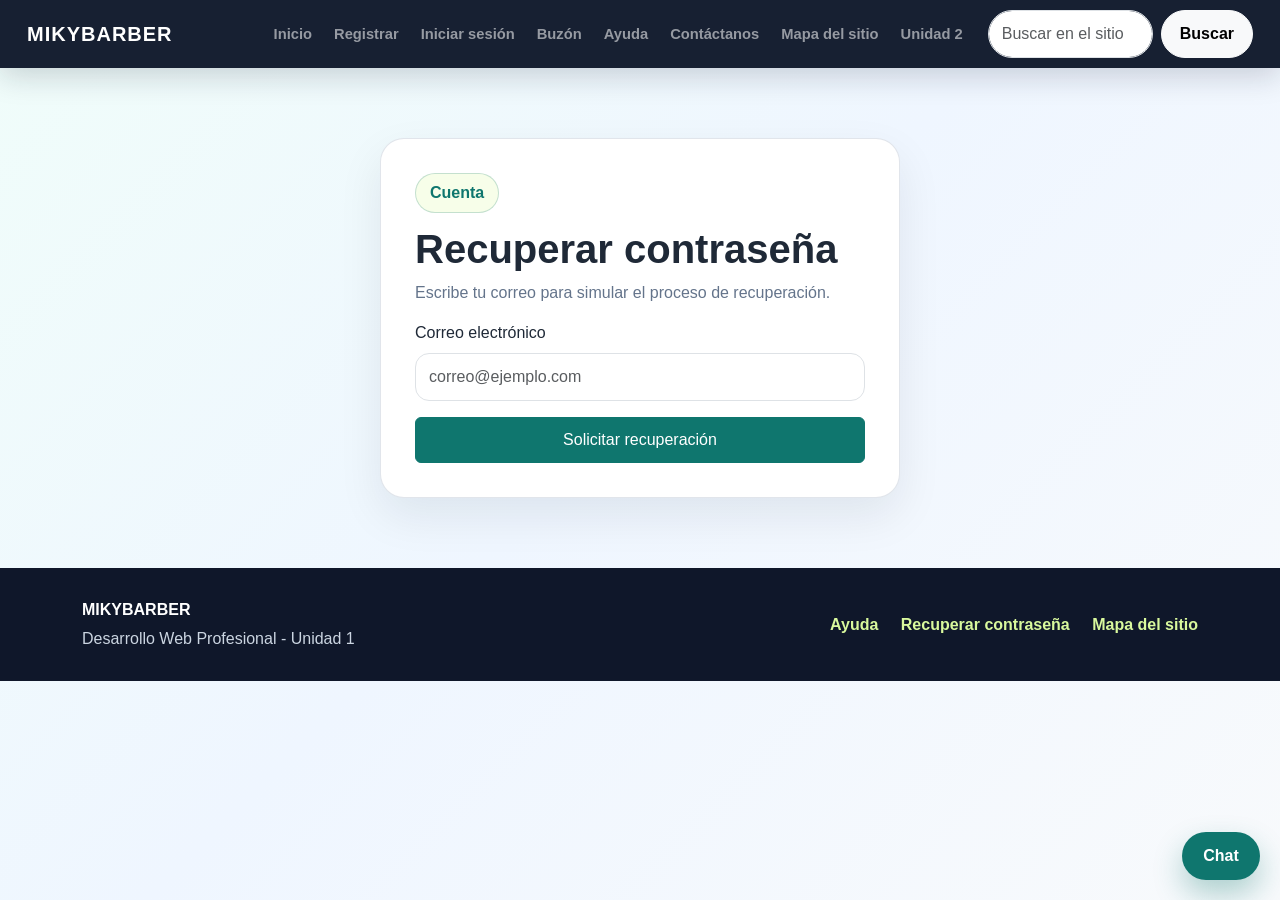
<file: recuperar.html>
<!DOCTYPE html>
<html lang="es">
<head>
    <meta charset="UTF-8">
    <meta name="viewport" content="width=device-width, initial-scale=1">
    <title>Recuperar contraseña | MIKYBARBER</title>
    <link href="https://cdn.jsdelivr.net/npm/bootstrap@5.3.7/dist/css/bootstrap.min.css" rel="stylesheet">
    <link rel="stylesheet" href="css/estilos.css">
</head>
<body>
    <nav class="navbar navbar-expand-lg navbar-dark main-navbar sticky-top">
        <div class="container">
            <a class="navbar-brand site-id" href="index.html">MIKYBARBER</a>
            <button class="navbar-toggler" type="button" data-bs-toggle="collapse" data-bs-target="#menuPrincipal" aria-controls="menuPrincipal" aria-expanded="false" aria-label="Abrir menú">
                <span class="navbar-toggler-icon"></span>
            </button>
            <div class="collapse navbar-collapse" id="menuPrincipal">
                <ul class="navbar-nav ms-auto mb-2 mb-lg-0">
                    <li class="nav-item"><a class="nav-link " href="index.html">Inicio</a></li>
<li class="nav-item"><a class="nav-link " href="regisTrO.html">Registrar</a></li>
<li class="nav-item"><a class="nav-link " href="login.html">Iniciar sesión</a></li>
<li class="nav-item"><a class="nav-link " href="buzon.html">Buzón</a></li>
<li class="nav-item"><a class="nav-link " href="ayuda.html">Ayuda</a></li>
<li class="nav-item"><a class="nav-link " href="contacto.html">Contáctanos</a></li>
<li class="nav-item"><a class="nav-link " href="mapa-sitio.html">Mapa del sitio</a></li>
<li class="nav-item"><a class="nav-link" href="unidad2.html">Unidad 2</a></li>
                </ul>
                <form class="d-flex site-search ms-lg-3" role="search" action="busqueda.html" method="GET">
                    <input class="form-control" type="search" name="q" placeholder="Buscar en el sitio" aria-label="Buscar">
                    <button class="btn btn-light" type="submit">Buscar</button>
                </form>
            </div>
        </div>
    </nav>

    <main>
        <section class="container form-section">
            <div class="form-card small-card">
                <div class="form-intro">
                    <span class="badge-soft">Cuenta</span>
                    <h1>Recuperar contraseña</h1>
                    <p>Escribe tu correo para simular el proceso de recuperación.</p>
                </div>
                <form id="formRecuperar" novalidate>
                    <div class="mb-3"><label for="recuperarCorreo" class="form-label">Correo electrónico</label><input type="email" id="recuperarCorreo" class="form-control" required placeholder="correo@ejemplo.com"></div>
                    <button class="btn btn-brand w-100" type="submit">Solicitar recuperación</button>
                </form>
            </div>
        </section>
    </main>

    <section class="floating-chat" aria-label="Acceso rápido al chat">
        <a href="chat.html">Chat</a>
    </section>

    <footer class="site-footer">
        <div class="container footer-grid">
            <div>
                <strong>MIKYBARBER</strong>
                <p>Desarrollo Web Profesional - Unidad 1</p>
            </div>
            <div>
                <a href="ayuda.html">Ayuda</a>
                <a href="recuperar.html">Recuperar contraseña</a>
                <a href="mapa-sitio.html">Mapa del sitio</a>
            </div>
        </div>
    </footer>

    <script src="https://cdn.jsdelivr.net/npm/bootstrap@5.3.7/dist/js/bootstrap.bundle.min.js"></script>
    <script src="js/usuaRios.js"></script>
    <script src="js/validaciOn.js"></script>
    <script src="js/busqueda.js"></script>

</body>
</html>
</file>
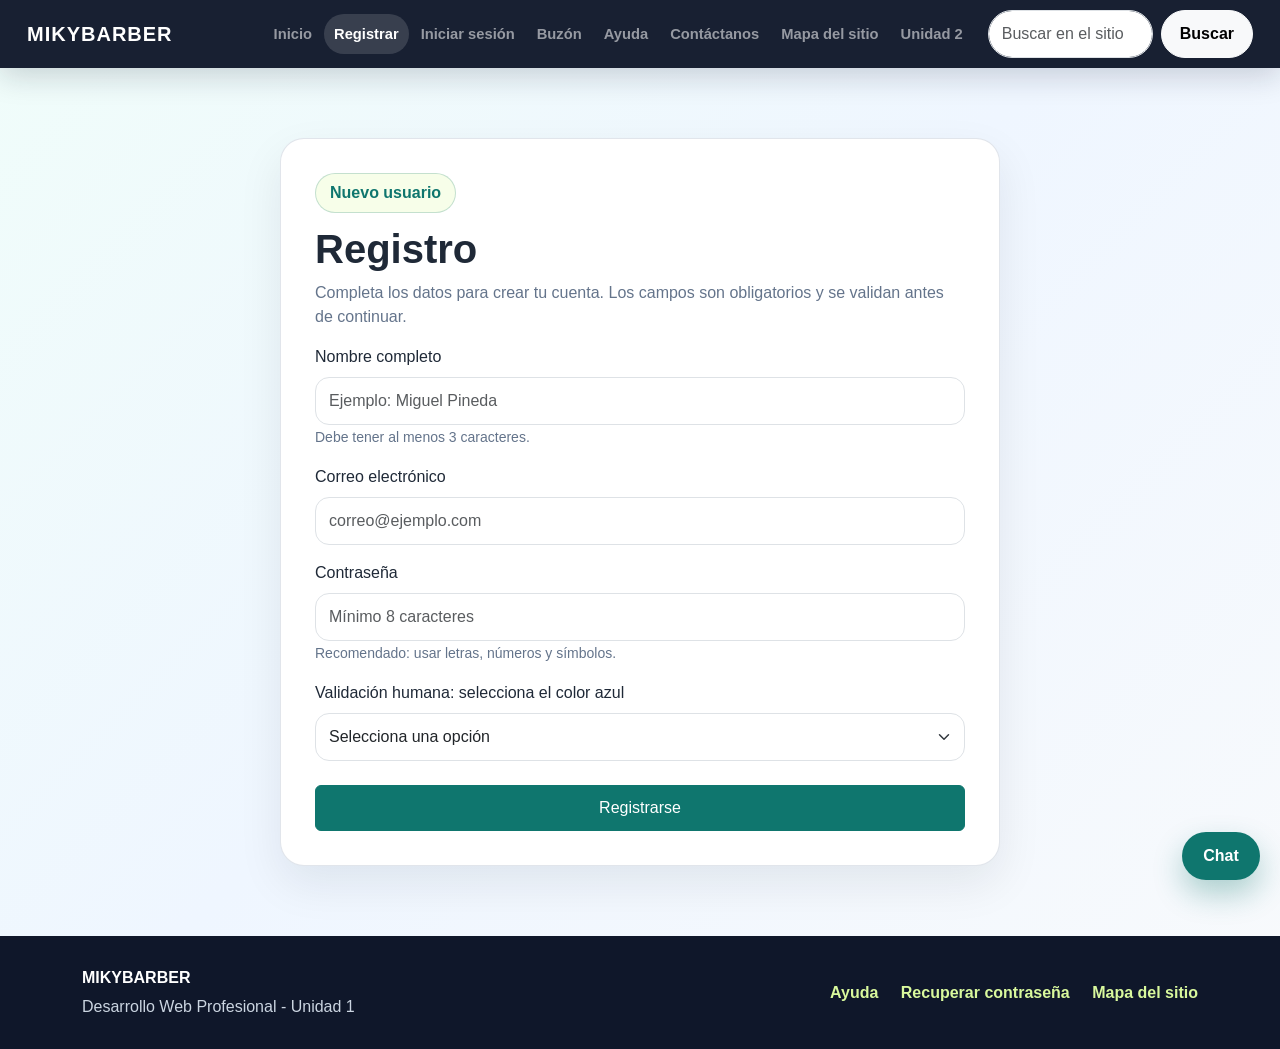
<file: regisTrO.html>
<!DOCTYPE html>
<html lang="es">
<head>
    <meta charset="UTF-8">
    <meta name="viewport" content="width=device-width, initial-scale=1">
    <title>Registro | MIKYBARBER</title>
    <link href="https://cdn.jsdelivr.net/npm/bootstrap@5.3.7/dist/css/bootstrap.min.css" rel="stylesheet">
    <link rel="stylesheet" href="css/estilos.css">
</head>
<body>
    <nav class="navbar navbar-expand-lg navbar-dark main-navbar sticky-top">
        <div class="container">
            <a class="navbar-brand site-id" href="index.html">MIKYBARBER</a>
            <button class="navbar-toggler" type="button" data-bs-toggle="collapse" data-bs-target="#menuPrincipal" aria-controls="menuPrincipal" aria-expanded="false" aria-label="Abrir menú">
                <span class="navbar-toggler-icon"></span>
            </button>
            <div class="collapse navbar-collapse" id="menuPrincipal">
                <ul class="navbar-nav ms-auto mb-2 mb-lg-0">
                    <li class="nav-item"><a class="nav-link " href="index.html">Inicio</a></li>
<li class="nav-item"><a class="nav-link active" href="regisTrO.html">Registrar</a></li>
<li class="nav-item"><a class="nav-link " href="login.html">Iniciar sesión</a></li>
<li class="nav-item"><a class="nav-link " href="buzon.html">Buzón</a></li>
<li class="nav-item"><a class="nav-link " href="ayuda.html">Ayuda</a></li>
<li class="nav-item"><a class="nav-link " href="contacto.html">Contáctanos</a></li>
<li class="nav-item"><a class="nav-link " href="mapa-sitio.html">Mapa del sitio</a></li>
<li class="nav-item"><a class="nav-link" href="unidad2.html">Unidad 2</a></li>
                </ul>
                <form class="d-flex site-search ms-lg-3" role="search" action="busqueda.html" method="GET">
                    <input class="form-control" type="search" name="q" placeholder="Buscar en el sitio" aria-label="Buscar">
                    <button class="btn btn-light" type="submit">Buscar</button>
                </form>
            </div>
        </div>
    </nav>

    <main>
        <section class="container form-section">
            <div class="form-card">
                <div class="form-intro">
                    <span class="badge-soft">Nuevo usuario</span>
                    <h1>Registro</h1>
                    <p>Completa los datos para crear tu cuenta. Los campos son obligatorios y se validan antes de continuar.</p>
                </div>

                <form id="formRegistro" action="procesarRegistro.php" method="POST" novalidate>
                    <div class="mb-3">
                        <label for="nombre" class="form-label">Nombre completo</label>
                        <input type="text" id="nombre" name="nombre" class="form-control" placeholder="Ejemplo: Miguel Pineda" required minlength="3">
                        <small class="form-text">Debe tener al menos 3 caracteres.</small>
                    </div>

                    <div class="mb-3">
                        <label for="correo" class="form-label">Correo electrónico</label>
                        <input type="email" id="correo" name="correo" class="form-control" placeholder="correo@ejemplo.com" required>
                    </div>

                    <div class="mb-3">
                        <label for="password" class="form-label">Contraseña</label>
                        <input type="password" id="password" name="password" class="form-control" placeholder="Mínimo 8 caracteres" required minlength="8">
                        <small class="form-text">Recomendado: usar letras, números y símbolos.</small>
                    </div>

                    <div class="mb-4">
                        <label for="color" class="form-label">Validación humana: selecciona el color azul</label>
                        <select id="color" name="color" class="form-select" required>
                            <option value="">Selecciona una opción</option>
                            <option value="rojo">Rojo</option>
                            <option value="azul">Azul</option>
                            <option value="verde">Verde</option>
                            <option value="amarillo">Amarillo</option>
                        </select>
                    </div>

                    <button class="btn btn-brand w-100" type="submit">Registrarse</button>
                </form>
            </div>
        </section>
    </main>

    <section class="floating-chat" aria-label="Acceso rápido al chat">
        <a href="chat.html">Chat</a>
    </section>

    <footer class="site-footer">
        <div class="container footer-grid">
            <div>
                <strong>MIKYBARBER</strong>
                <p>Desarrollo Web Profesional - Unidad 1</p>
            </div>
            <div>
                <a href="ayuda.html">Ayuda</a>
                <a href="recuperar.html">Recuperar contraseña</a>
                <a href="mapa-sitio.html">Mapa del sitio</a>
            </div>
        </div>
    </footer>

    <script src="https://cdn.jsdelivr.net/npm/bootstrap@5.3.7/dist/js/bootstrap.bundle.min.js"></script>
    <script src="js/usuaRios.js"></script>
    <script src="js/validaciOn.js"></script>
    <script src="js/busqueda.js"></script>

</body>
</html>
</file>
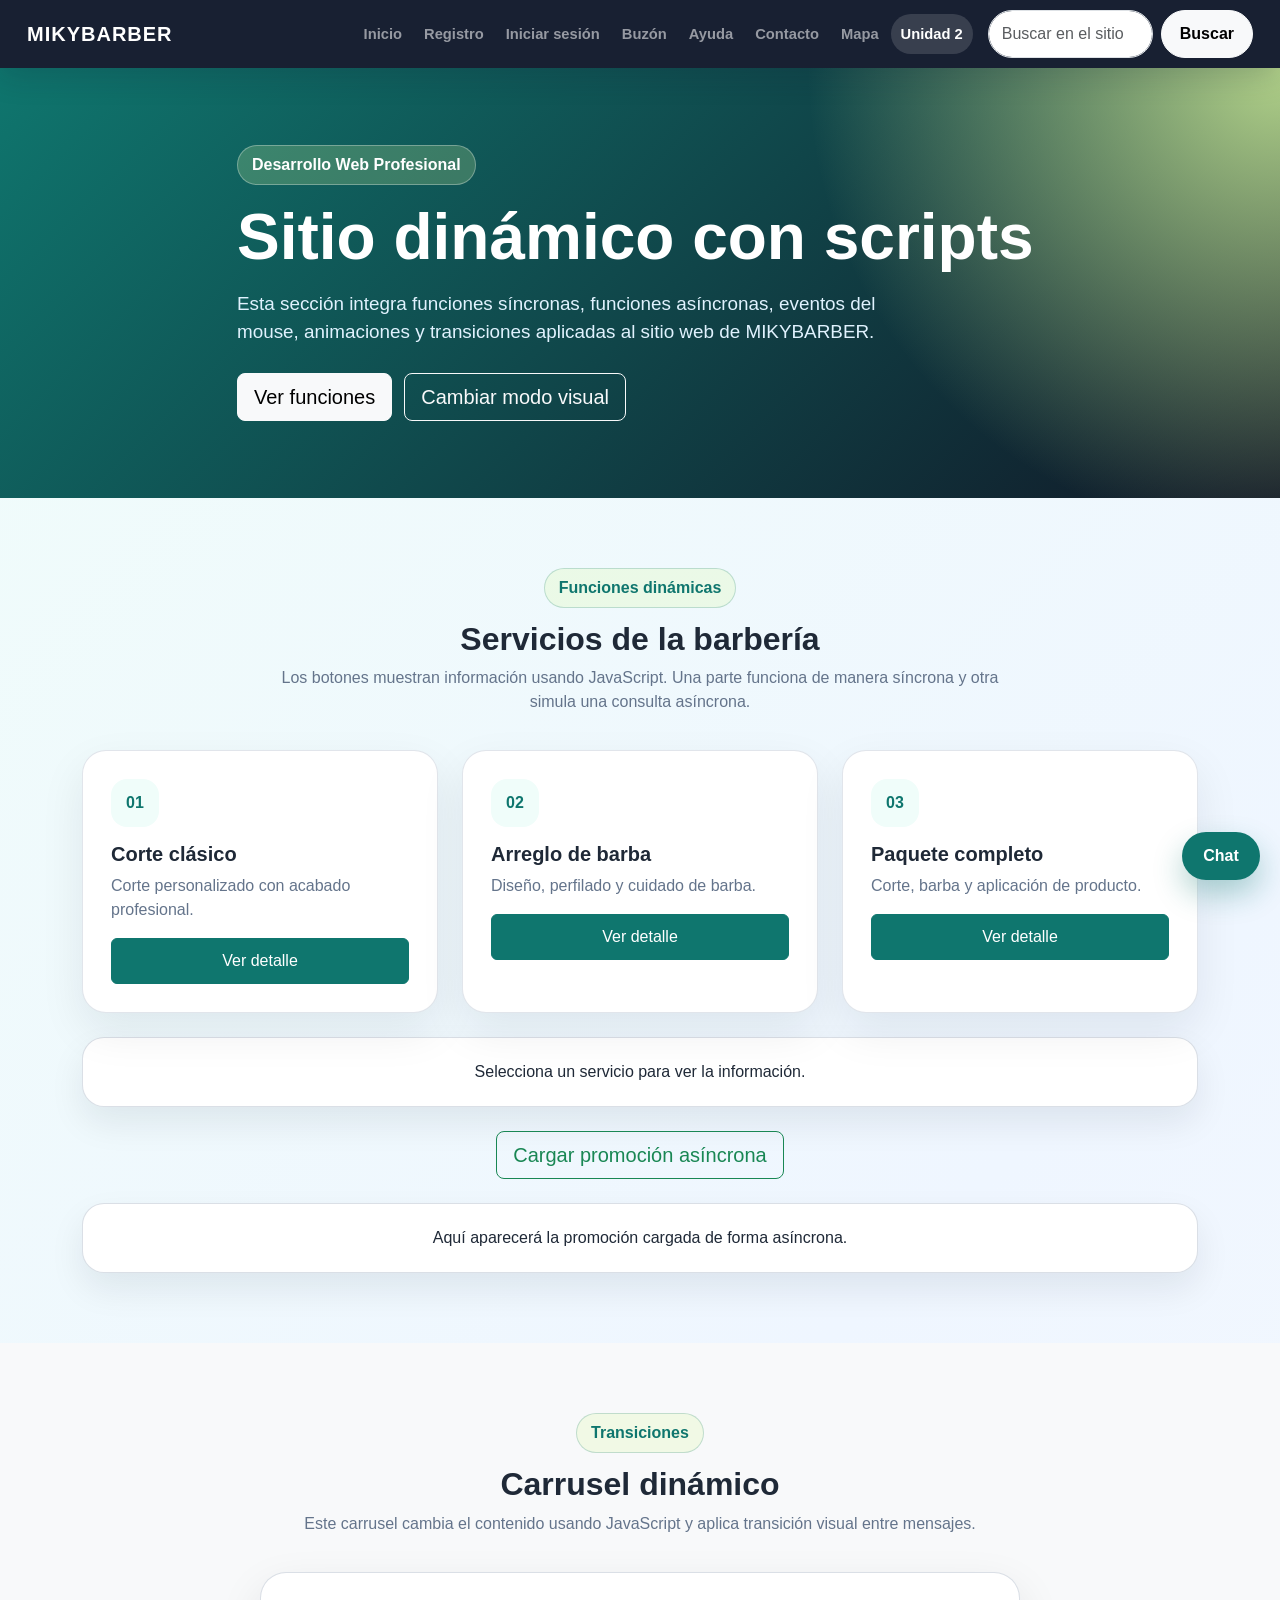
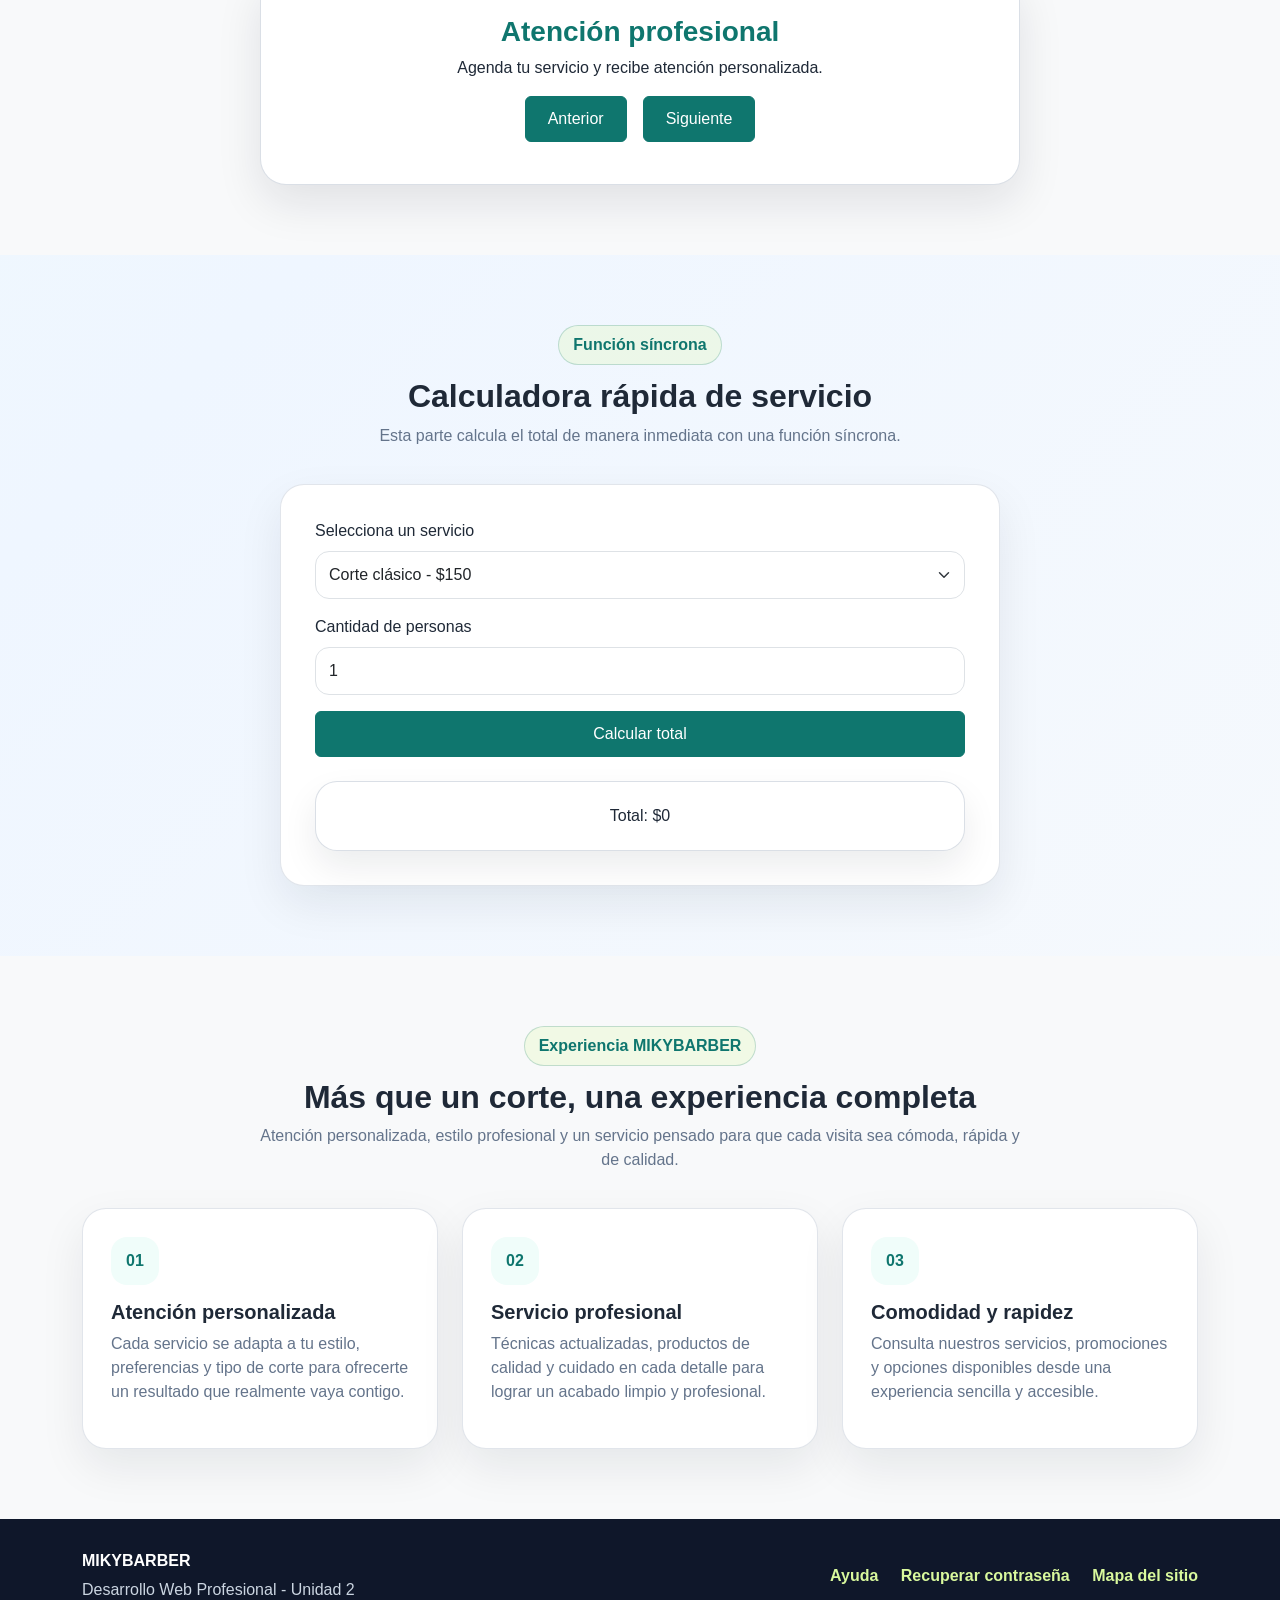
<file: unidad2.html>
<!DOCTYPE html>
<html lang="es">
<head>
  <meta charset="UTF-8">
  <meta name="viewport" content="width=device-width, initial-scale=1.0">
  <title>Unidad 2 MIKYBARBER</title>
  <link href="https://cdn.jsdelivr.net/npm/bootstrap@5.3.7/dist/css/bootstrap.min.css" rel="stylesheet">
  <link rel="stylesheet" href="css/estilos.css">
</head>
<body>

    <nav class="navbar navbar-expand-xl navbar-dark main-navbar sticky-top">
    <div class="container">

        <a class="navbar-brand site-id" href="index.html">
            MIKYBARBER
        </a>

        <button class="navbar-toggler"
                type="button"
                data-bs-toggle="collapse"
                data-bs-target="#menuPrincipal"
                aria-controls="menuPrincipal"
                aria-expanded="false"
                aria-label="Abrir menú">
            <span class="navbar-toggler-icon"></span>
        </button>

        <div class="collapse navbar-collapse" id="menuPrincipal">

            <ul class="navbar-nav ms-auto mb-2 mb-xl-0">

                <li class="nav-item">
                    <a class="nav-link" href="index.html">Inicio</a>
                </li>

                <li class="nav-item">
                    <a class="nav-link" href="regisTrO.html">Registro</a>
                </li>

                <li class="nav-item">
                    <a class="nav-link" href="login.html">Iniciar sesión</a>
                </li>

                <li class="nav-item">
                    <a class="nav-link" href="buzon.html">Buzón</a>
                </li>

                <li class="nav-item">
                    <a class="nav-link" href="ayuda.html">Ayuda</a>
                </li>

                <li class="nav-item">
                    <a class="nav-link" href="contacto.html">Contacto</a>
                </li>

                <li class="nav-item">
                    <a class="nav-link" href="mapa-sitio.html">Mapa</a>
                </li>

                <li class="nav-item">
                    <a class="nav-link active" href="unidad2.html">Unidad 2</a>
                </li>

            </ul>

            <form class="d-flex site-search ms-xl-3"
                  role="search"
                  action="busqueda.html"
                  method="GET">

                <input class="form-control"
                       type="search"
                       name="q"
                       placeholder="Buscar en el sitio"
                       aria-label="Buscar">

                <button class="btn btn-light" type="submit">
                    Buscar
                </button>

            </form>

        </div>
    </div>
</nav>

<header class="hero-section dinamico-hero">
  <div class="container hero-content">
    <span class="badge-soft">Desarrollo Web Profesional</span>
    <h1>Sitio dinámico con scripts</h1>
    <p>
      Esta sección integra funciones síncronas, funciones asíncronas, eventos del mouse,
      animaciones y transiciones aplicadas al sitio web de MIKYBARBER.
    </p>
    <div class="hero-actions">
      <a href="#zona-dinamica" class="btn btn-light btn-lg">Ver funciones</a>
      <button class="btn btn-outline-light btn-lg" id="btnModo">Cambiar modo visual</button>
    </div>
  </div>
</header>

<main>

<section class="section-space" id="zona-dinamica">
  <div class="container">
    <div class="section-title">
      <span class="badge-soft">Funciones dinámicas</span>
      <h2>Servicios de la barbería</h2>
      <p>
        Los botones muestran información usando JavaScript. Una parte funciona de manera síncrona
        y otra simula una consulta asíncrona.
      </p>
    </div>

    <div class="row g-4">
      <div class="col-md-4">
        <article class="info-card tarjeta-mouse" data-servicio="corte">
          <div class="card-icon">01</div>
          <h3>Corte clásico</h3>
          <p>Corte personalizado con acabado profesional.</p>
          <button class="btn btn-brand w-100 btn-servicio" data-servicio="corte">Ver detalle</button>
        </article>
      </div>

      <div class="col-md-4">
        <article class="info-card tarjeta-mouse" data-servicio="barba">
          <div class="card-icon">02</div>
          <h3>Arreglo de barba</h3>
          <p>Diseño, perfilado y cuidado de barba.</p>
          <button class="btn btn-brand w-100 btn-servicio" data-servicio="barba">Ver detalle</button>
        </article>
      </div>

      <div class="col-md-4">
        <article class="info-card tarjeta-mouse" data-servicio="paquete">
          <div class="card-icon">03</div>
          <h3>Paquete completo</h3>
          <p>Corte, barba y aplicación de producto.</p>
          <button class="btn btn-brand w-100 btn-servicio" data-servicio="paquete">Ver detalle</button>
        </article>
      </div>
    </div>

    <div class="resultado-dinamico mt-4" id="resultadoServicio">
      Selecciona un servicio para ver la información.
    </div>

    <div class="text-center mt-4">
      <button class="btn btn-outline-success btn-lg" id="btnPromocion">Cargar promoción asíncrona</button>
    </div>

    <div class="resultado-dinamico mt-4" id="resultadoPromocion">
      Aquí aparecerá la promoción cargada de forma asíncrona.
    </div>
  </div>
</section>

<section class="section-space bg-light">
  <div class="container">
    <div class="section-title">
      <span class="badge-soft">Transiciones</span>
      <h2>Carrusel dinámico</h2>
      <p>
        Este carrusel cambia el contenido usando JavaScript y aplica transición visual entre mensajes.
      </p>
    </div>

    <div class="carrusel-dinamico">
      <h3 id="tituloCarrusel">Atención profesional</h3>
      <p id="textoCarrusel">Agenda tu servicio y recibe atención personalizada.</p>

      <div class="d-flex justify-content-center gap-3 mt-3">
        <button class="btn btn-brand" id="btnAnterior">Anterior</button>
        <button class="btn btn-brand" id="btnSiguiente">Siguiente</button>
      </div>
    </div>
  </div>
</section>

<section class="section-space">
  <div class="container">
    <div class="section-title">
      <span class="badge-soft">Función síncrona</span>
      <h2>Calculadora rápida de servicio</h2>
      <p>
        Esta parte calcula el total de manera inmediata con una función síncrona.
      </p>
    </div>

    <div class="form-card mx-auto">
      <label for="servicioSelect" class="form-label">Selecciona un servicio</label>
      <select id="servicioSelect" class="form-select mb-3">
        <option value="150">Corte clásico - $150</option>
        <option value="120">Barba - $120</option>
        <option value="250">Paquete completo - $250</option>
      </select>

      <label for="cantidadInput" class="form-label">Cantidad de personas</label>
      <input type="number" id="cantidadInput" class="form-control mb-3" value="1" min="1">

      <button class="btn btn-brand w-100" id="btnCalcular">Calcular total</button>

      <div class="resultado-dinamico mt-4" id="resultadoTotal">
        Total: $0
      </div>
    </div>
  </div>
</section>

<section class="section-space bg-light">
  <div class="container">

    <div class="section-title elemento-scroll">
      <span class="badge-soft">Experiencia MIKYBARBER</span>
      <h2>Más que un corte, una experiencia completa</h2>
      <p>
        Atención personalizada, estilo profesional y un servicio pensado para que
        cada visita sea cómoda, rápida y de calidad.
      </p>
    </div>

    <div class="row g-4">

      <div class="col-md-4">
        <article class="info-card elemento-scroll">
          <div class="card-icon">01</div>
          <h3>Atención personalizada</h3>
          <p>
            Cada servicio se adapta a tu estilo, preferencias y tipo de corte para
            ofrecerte un resultado que realmente vaya contigo.
          </p>
        </article>
      </div>

      <div class="col-md-4">
        <article class="info-card elemento-scroll">
          <div class="card-icon">02</div>
          <h3>Servicio profesional</h3>
          <p>
            Técnicas actualizadas, productos de calidad y cuidado en cada detalle
            para lograr un acabado limpio y profesional.
          </p>
        </article>
      </div>

      <div class="col-md-4">
        <article class="info-card elemento-scroll">
          <div class="card-icon">03</div>
          <h3>Comodidad y rapidez</h3>
          <p>
            Consulta nuestros servicios, promociones y opciones disponibles desde
            una experiencia sencilla y accesible.
          </p>
        </article>
      </div>

    </div>
  </div>
</section>

</main>

<div class="floating-chat">
  <a href="chat.html">Chat</a>
</div>

<footer class="site-footer">
  <div class="container footer-grid">
    <div>
      <strong>MIKYBARBER</strong>
      <p>Desarrollo Web Profesional - Unidad 2</p>
    </div>
    <div>
      <a href="ayuda.html">Ayuda</a>
      <a href="recuperar.html">Recuperar contraseña</a>
      <a href="mapa-sitio.html">Mapa del sitio</a>
    </div>
  </div>
</footer>

<script src="https://cdn.jsdelivr.net/npm/bootstrap@5.3.7/dist/js/bootstrap.bundle.min.js"></script>
<script src="js/unidad2.js"></script>
</body>
</html>
</file>
<file: css/estilos.css>
:root {
    --brand-dark: #1f2937;
    --brand-main: #0f766e;
    --brand-soft: #d9f99d;
    --brand-light: #f0fdfa;
    --text-main: #1f2937;
    --text-muted: #64748b;
    --card-bg: #ffffff;
    --border-soft: #dbeafe;
}

* { box-sizing: border-box; }

body {
    margin: 0;
    font-family: Arial, Helvetica, sans-serif;
    color: var(--text-main);
    background: linear-gradient(135deg, #f0fdfa 0%, #eff6ff 48%, #f8fafc 100%);
    min-height: 100vh;
}

.main-navbar {
    background: rgba(15, 23, 42, 0.96);
    box-shadow: 0 8px 30px rgba(15, 23, 42, 0.18);
    padding: 10px 0;
}

.main-navbar .container {
    max-width: 1250px;
}

.site-id {
    font-weight: 800;
    letter-spacing: 1px;
    margin-right: 25px;
    white-space: nowrap;
}

.navbar-nav {
    align-items: center;
    gap: 2px;
}

.navbar .nav-link {
    font-weight: 600;
    border-radius: 999px;
    padding: 9px 10px !important;
    white-space: nowrap;
    font-size: 0.92rem;
}

.navbar .nav-link.active,
.navbar .nav-link:hover {
    background: rgba(255, 255, 255, 0.14);
    color: white;
}

.site-search {
    gap: 8px;
    margin-left: 15px !important;
    flex-shrink: 0;
}

.site-search .form-control {
    width: 165px;
    min-width: 165px;
    border-radius: 999px;
}

.site-search .btn {
    border-radius: 999px;
    font-weight: 700;
    padding-left: 18px;
    padding-right: 18px;
}

.btn-brand {
    background: var(--brand-main);
    border: 1px solid var(--brand-main);
    color: white;
    padding: 10px 22px;
}

.btn-brand:hover {
    background: #115e59;
    border-color: #115e59;
    color: white;
}

.hero-section {
    min-height: 430px;
    display: flex;
    align-items: center;
    background: radial-gradient(circle at top left, rgba(217, 249, 157, 0.85), transparent 34%), linear-gradient(135deg, #0f766e, #1e3a8a);
    color: white;
}

.hero-content {
    max-width: 830px;
    padding-top: 70px;
    padding-bottom: 70px;
}

.hero-content h1 {
    font-size: clamp(2.4rem, 5vw, 4.4rem);
    font-weight: 800;
    margin: 14px 0;
}

.hero-content p {
    font-size: 1.18rem;
    max-width: 650px;
    color: #e0f2fe;
}

.hero-actions {
    display: flex;
    flex-wrap: wrap;
    gap: 12px;
    margin-top: 26px;
}

.badge-soft {
    display: inline-block;
    background: rgba(217, 249, 157, 0.22);
    color: #0f766e;
    border: 1px solid rgba(15, 118, 110, 0.22);
    padding: 7px 14px;
    border-radius: 999px;
    font-weight: 800;
}

.hero-section .badge-soft {
    color: white;
    border-color: rgba(255,255,255,.3);
}

.section-space,
.form-section,
.error-section {
    padding-top: 70px;
    padding-bottom: 70px;
}

.section-title {
    text-align: center;
    max-width: 760px;
    margin: 0 auto 36px;
}

.section-title h1,
.section-title h2,
.form-intro h1 {
    font-weight: 800;
    margin-top: 12px;
}

.section-title p,
.form-intro p,
.info-card p,
.map-card li,
.error-card p {
    color: var(--text-muted);
}

.info-card,
.form-card,
.map-card,
.search-panel,
.error-card,
.chat-box,
.chat-info,
.feature-strip {
    background: var(--card-bg);
    border: 1px solid rgba(148, 163, 184, 0.28);
    border-radius: 24px;
    box-shadow: 0 18px 45px rgba(15, 23, 42, 0.08);
}

.info-card {
    padding: 28px;
    height: 100%;
    transition: transform .2s ease, box-shadow .2s ease;
}

.info-card:hover {
    transform: translateY(-4px);
    box-shadow: 0 24px 55px rgba(15, 23, 42, 0.12);
}

.info-card h3 {
    font-size: 1.25rem;
    font-weight: 800;
    margin-top: 15px;
}

.info-card a,
.map-card a,
.form-card a,
.site-footer a {
    color: var(--brand-main);
    font-weight: 700;
    text-decoration: none;
}

.info-card a:hover,
.map-card a:hover,
.site-footer a:hover {
    text-decoration: underline;
}

.card-icon {
    width: 48px;
    height: 48px;
    border-radius: 16px;
    background: var(--brand-light);
    color: var(--brand-main);
    display: grid;
    place-items: center;
    font-weight: 800;
}

.feature-strip {
    padding: 30px;
    display: flex;
    justify-content: space-between;
    align-items: center;
    gap: 20px;
}

.form-section {
    display: flex;
    justify-content: center;
}

.form-card {
    width: min(100%, 720px);
    padding: 34px;
}

.small-card {
    width: min(100%, 520px);
}

.form-control,
.form-select {
    border-radius: 14px;
    padding: 11px 13px;
}

.form-control:focus,
.form-select:focus {
    border-color: var(--brand-main);
    box-shadow: 0 0 0 .22rem rgba(15, 118, 110, .15);
}

.form-text {
    color: var(--text-muted);
}

.site-map-grid {
    display: grid;
    grid-template-columns: repeat(3, minmax(0, 1fr));
    gap: 20px;
}

.map-card {
    padding: 28px;
}

.map-card h2 {
    font-size: 1.3rem;
    font-weight: 800;
    margin-bottom: 16px;
}

.map-card ul {
    margin: 0;
    padding-left: 20px;
}

.map-card li {
    margin-bottom: 9px;
}

.search-panel {
    padding: 28px;
    max-width: 850px;
    margin: 0 auto;
}

.site-search-page {
    display: flex;
    gap: 12px;
    margin-bottom: 22px;
}

.results-list article {
    padding: 16px;
    border: 1px solid #e2e8f0;
    border-radius: 18px;
    margin-top: 12px;
    background: #f8fafc;
}

.results-list h3 {
    font-size: 1.05rem;
    font-weight: 800;
}

.chat-layout {
    display: grid;
    grid-template-columns: .9fr 1.1fr;
    gap: 24px;
    align-items: start;
}

.chat-info,
.chat-box {
    padding: 28px;
}

.chat-message {
    padding: 12px 14px;
    border-radius: 18px;
    margin-bottom: 12px;
    max-width: 85%;
}

.chat-message.bot {
    background: #ecfeff;
}

.chat-message.user {
    background: #dcfce7;
    margin-left: auto;
}

.chat-form {
    display: flex;
    gap: 10px;
    margin-top: 18px;
}

.error-section {
    min-height: 70vh;
    display: grid;
    place-items: center;
}

.error-card {
    max-width: 700px;
    text-align: center;
    padding: 46px;
}

.error-code {
    display: block;
    font-size: 6rem;
    line-height: 1;
    color: var(--brand-main);
    font-weight: 900;
}

.floating-chat {
    position: fixed;
    right: 20px;
    bottom: 20px;
    z-index: 20;
}

.floating-chat a {
    display: inline-flex;
    align-items: center;
    justify-content: center;
    min-width: 78px;
    height: 48px;
    border-radius: 999px;
    background: var(--brand-main);
    color: white;
    text-decoration: none;
    font-weight: 800;
    box-shadow: 0 14px 30px rgba(15, 118, 110, .32);
}

.site-footer {
    background: #0f172a;
    color: white;
    padding: 30px 0;
}

.footer-grid {
    display: flex;
    justify-content: space-between;
    gap: 20px;
    align-items: center;
}

.site-footer p {
    margin: 5px 0 0;
    color: #cbd5e1;
}

.site-footer a {
    display: inline-block;
    margin-left: 18px;
    color: #d9f99d;
}

@media (max-width: 991px) {
    .site-search { margin-top: 14px; }
    .site-search .form-control { min-width: 0; }
    .feature-strip,
    .footer-grid,
    .site-search-page,
    .chat-form { flex-direction: column; align-items: stretch; }
    .site-map-grid,
    .chat-layout { grid-template-columns: 1fr; }
}

@media (max-width: 576px) {
    .form-card,
    .error-card,
    .info-card,
    .map-card,
    .chat-info,
    .chat-box { padding: 22px; }
    .section-space,
    .form-section,
    .error-section { padding-top: 45px; padding-bottom: 45px; }
    .site-footer a { margin: 8px 12px 0 0; }
}

/*UNIDAD 2 -------------------------------------------------*/

.dinamico-hero {
  background: radial-gradient(circle at top right, rgba(217, 249, 157, 0.8), transparent 35%),
              linear-gradient(135deg, #0f766e, #111827);
}

.resultado-dinamico {
  background: #ffffff;
  border: 1px solid rgba(148, 163, 184, 0.35);
  border-radius: 22px;
  padding: 22px;
  box-shadow: 0 16px 35px rgba(15, 23, 42, 0.08);
  color: var(--text-main);
  text-align: center;
}

.tarjeta-mouse {
  position: relative;
  overflow: hidden;
  cursor: pointer;
}

.tarjeta-mouse::before {
  content: "";
  position: absolute;
  left: var(--pos-x, 50%);
  top: var(--pos-y, 50%);
  width: 0;
  height: 0;
  background: rgba(15, 118, 110, 0.12);
  border-radius: 50%;
  transform: translate(-50%, -50%);
  transition: width 0.35s ease, height 0.35s ease;
  z-index: 0;
}

.tarjeta-mouse > * {
  position: relative;
  z-index: 1;
}

.tarjeta-activa::before {
  width: 380px;
  height: 380px;
}

.tarjeta-activa {
  transform: translateY(-8px) scale(1.02);
  border-color: rgba(15, 118, 110, 0.45);
}

.carrusel-dinamico {
  max-width: 760px;
  margin: 0 auto;
  background: #ffffff;
  border-radius: 26px;
  padding: 42px;
  text-align: center;
  border: 1px solid rgba(148, 163, 184, 0.35);
  box-shadow: 0 18px 45px rgba(15, 23, 42, 0.1);
  transition: opacity 0.35s ease, transform 0.35s ease;
}

.carrusel-dinamico h3 {
  font-weight: 800;
  color: var(--brand-main);
}

.carrusel-salida {
  opacity: 0;
  transform: translateX(-25px);
}

.carrusel-entrada {
  animation: entradaCarrusel 0.45s ease;
}

.animacion-respuesta {
  animation: resaltarRespuesta 0.6s ease;
}

.elemento-scroll {
  opacity: 0;
  transform: translateY(35px);
  transition: opacity 0.7s ease, transform 0.7s ease;
}

.visible-scroll {
  opacity: 1;
  transform: translateY(0);
}

.modo-alterno {
  background: linear-gradient(135deg, #111827, #0f766e);
  color: #f8fafc;
}

.modo-alterno .info-card,
.modo-alterno .form-card,
.modo-alterno .resultado-dinamico,
.modo-alterno .carrusel-dinamico {
  background: #0f172a;
  color: #f8fafc;
  border-color: rgba(255, 255, 255, 0.18);
}

.modo-alterno .section-title p,
.modo-alterno .info-card p {
  color: #cbd5e1;
}

@keyframes resaltarRespuesta {
  0% {
    transform: scale(0.97);
    background: #ecfeff;
  }

  100% {
    transform: scale(1);
    background: #ffffff;
  }
}

@keyframes entradaCarrusel {
  0% {
    opacity: 0;
    transform: translateX(25px);
  }

  100% {
    opacity: 1;
    transform: translateX(0);
  }
}
</file>
